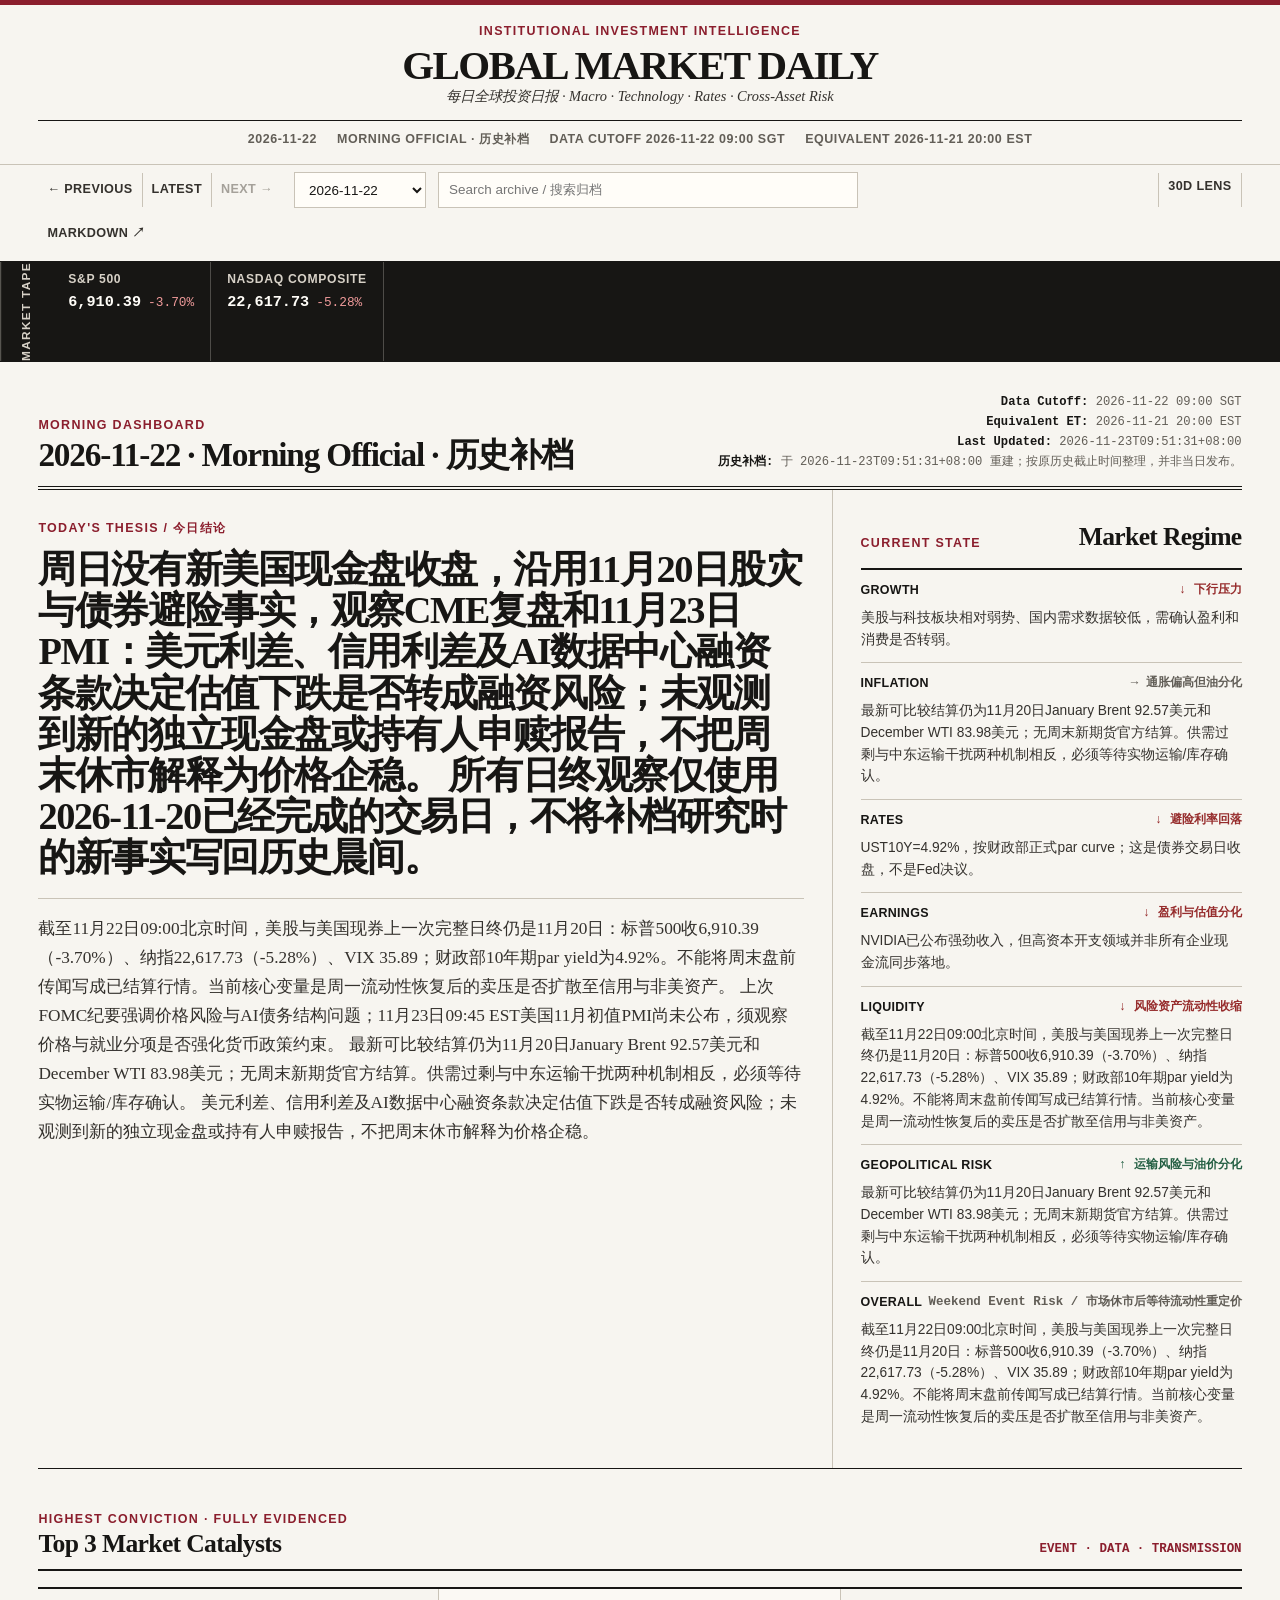
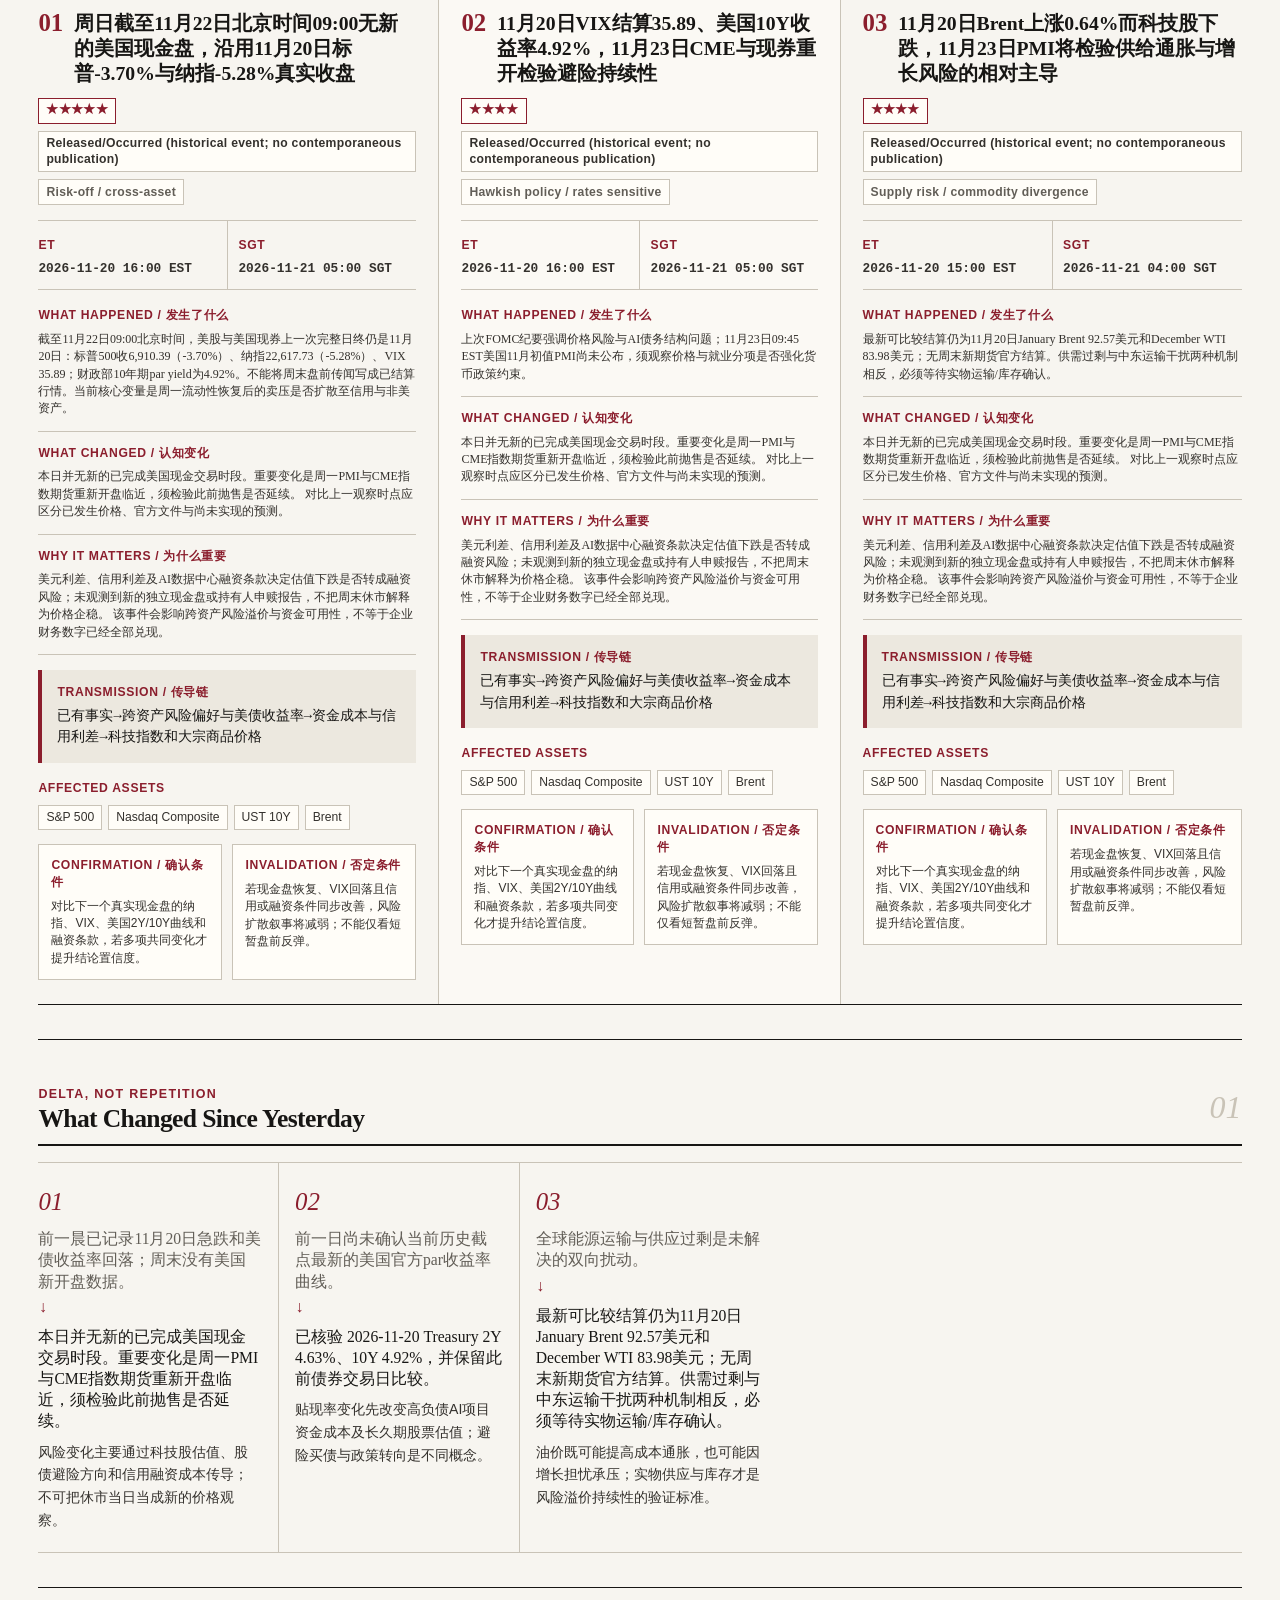
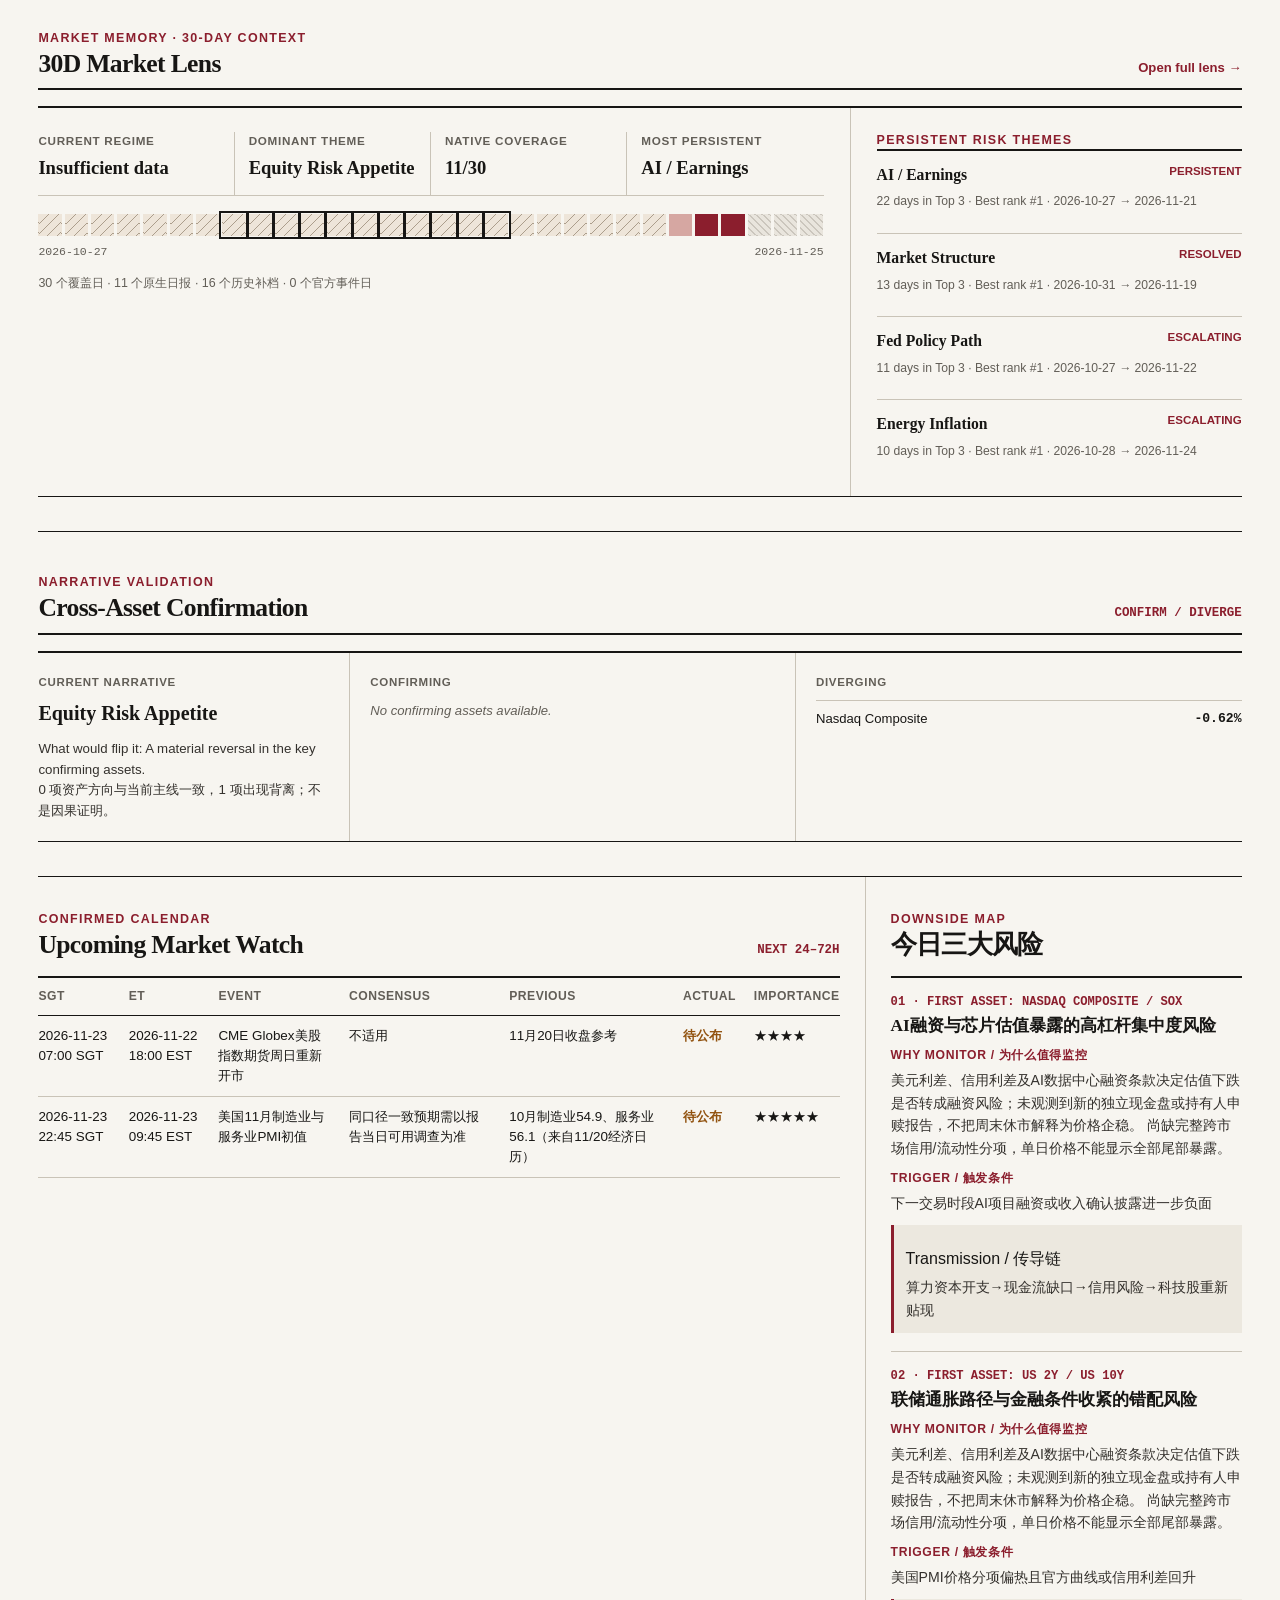
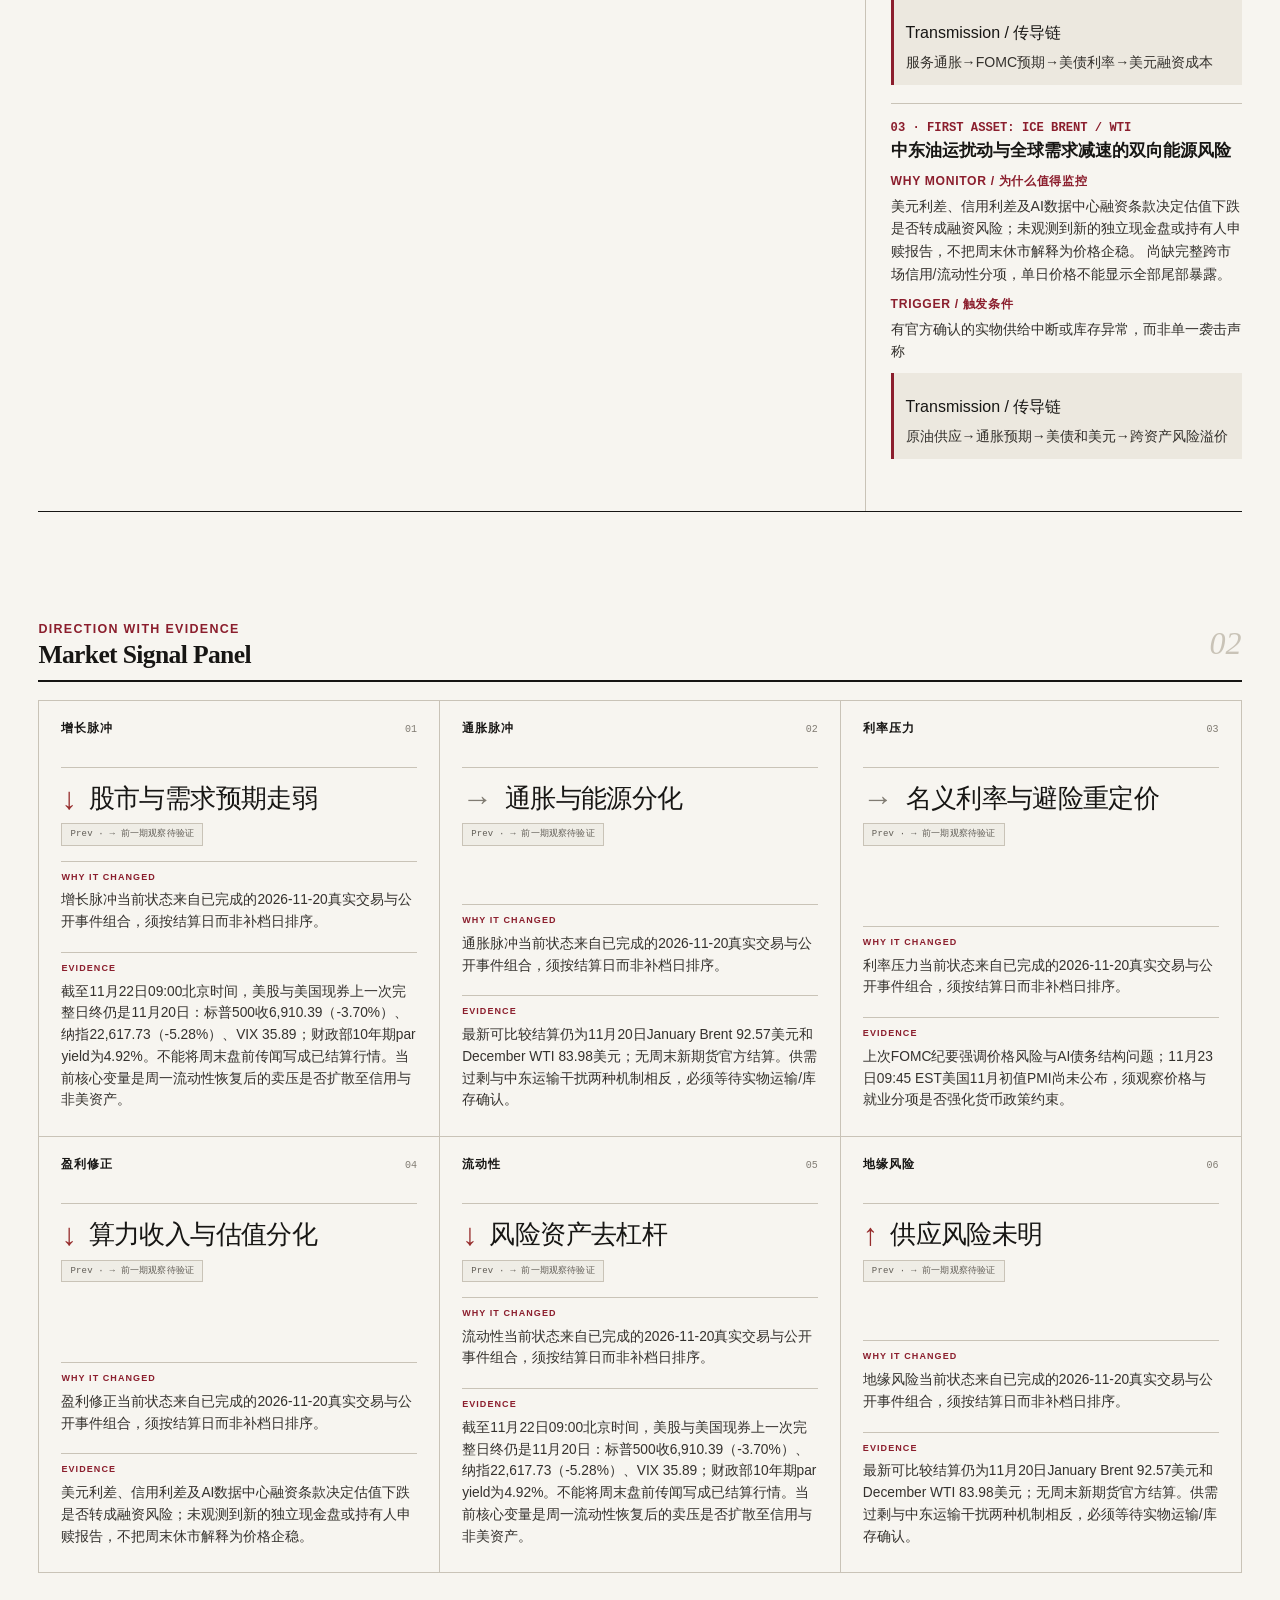
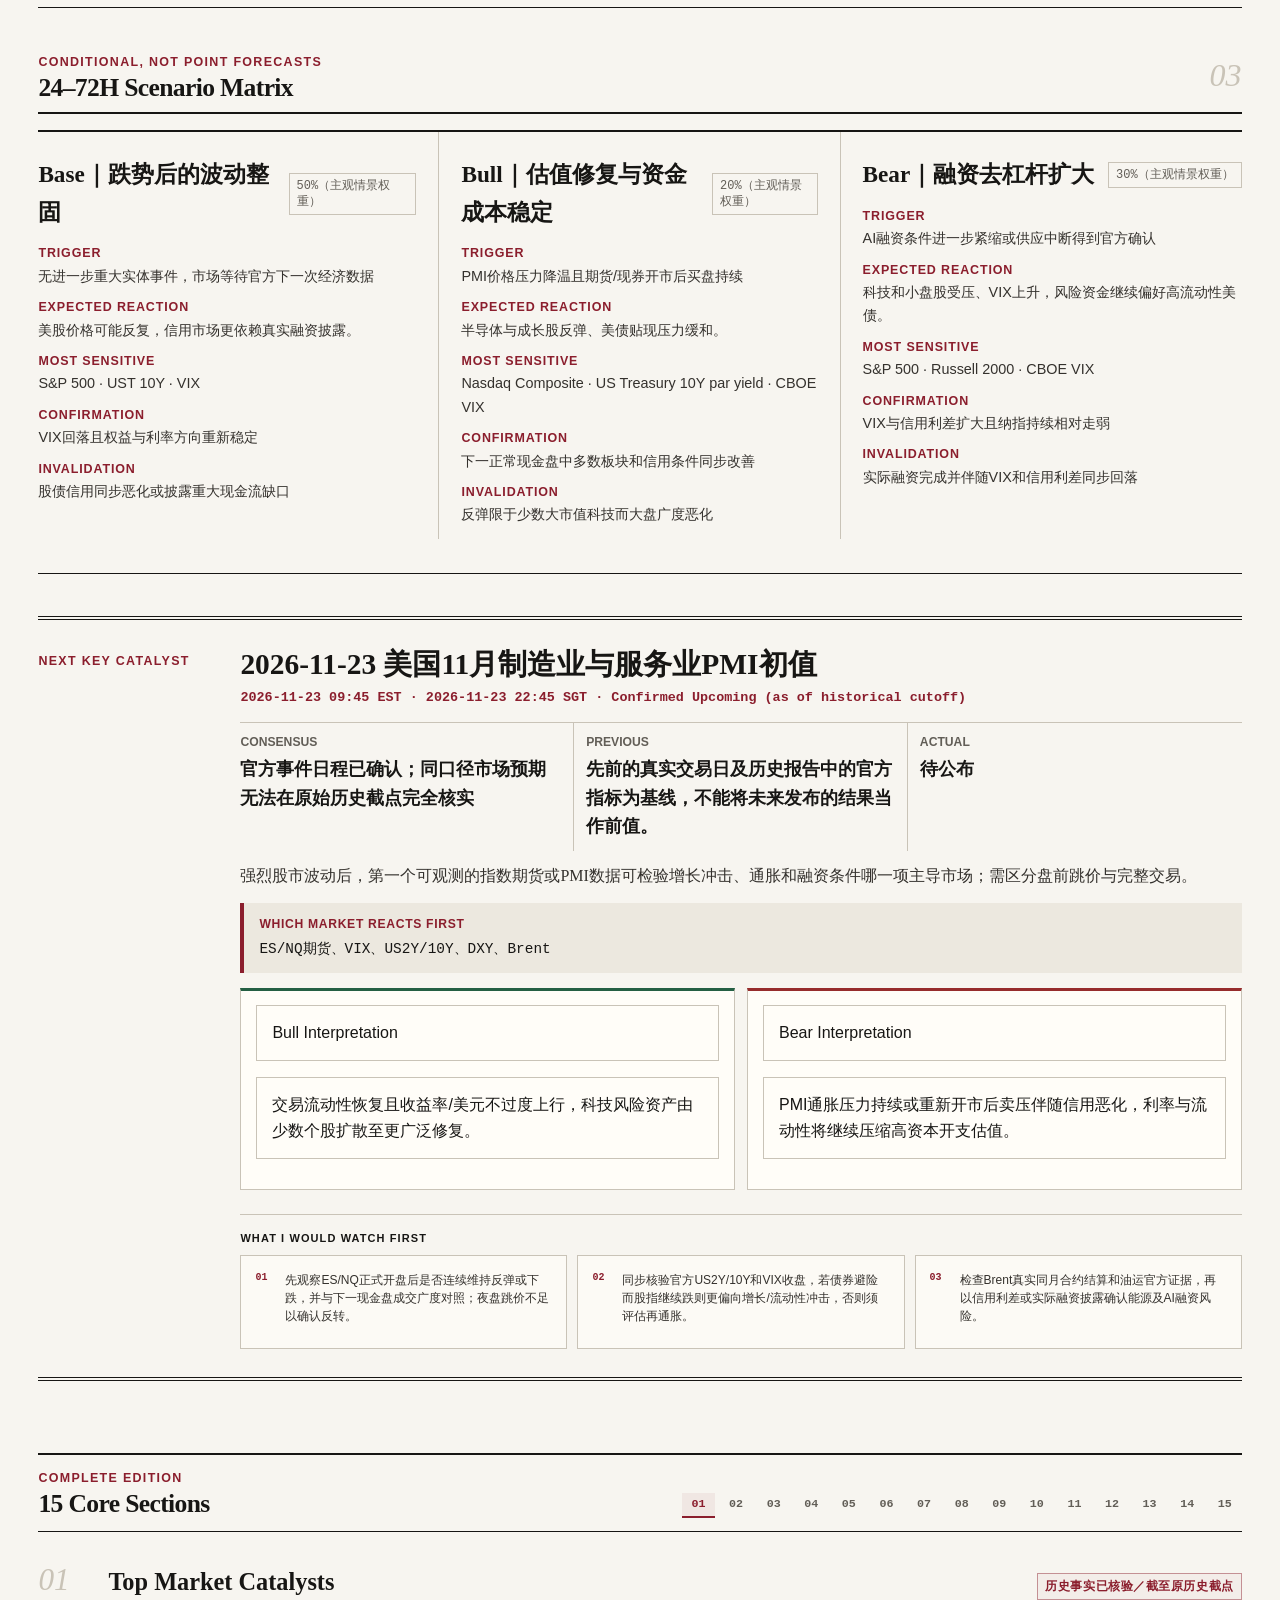
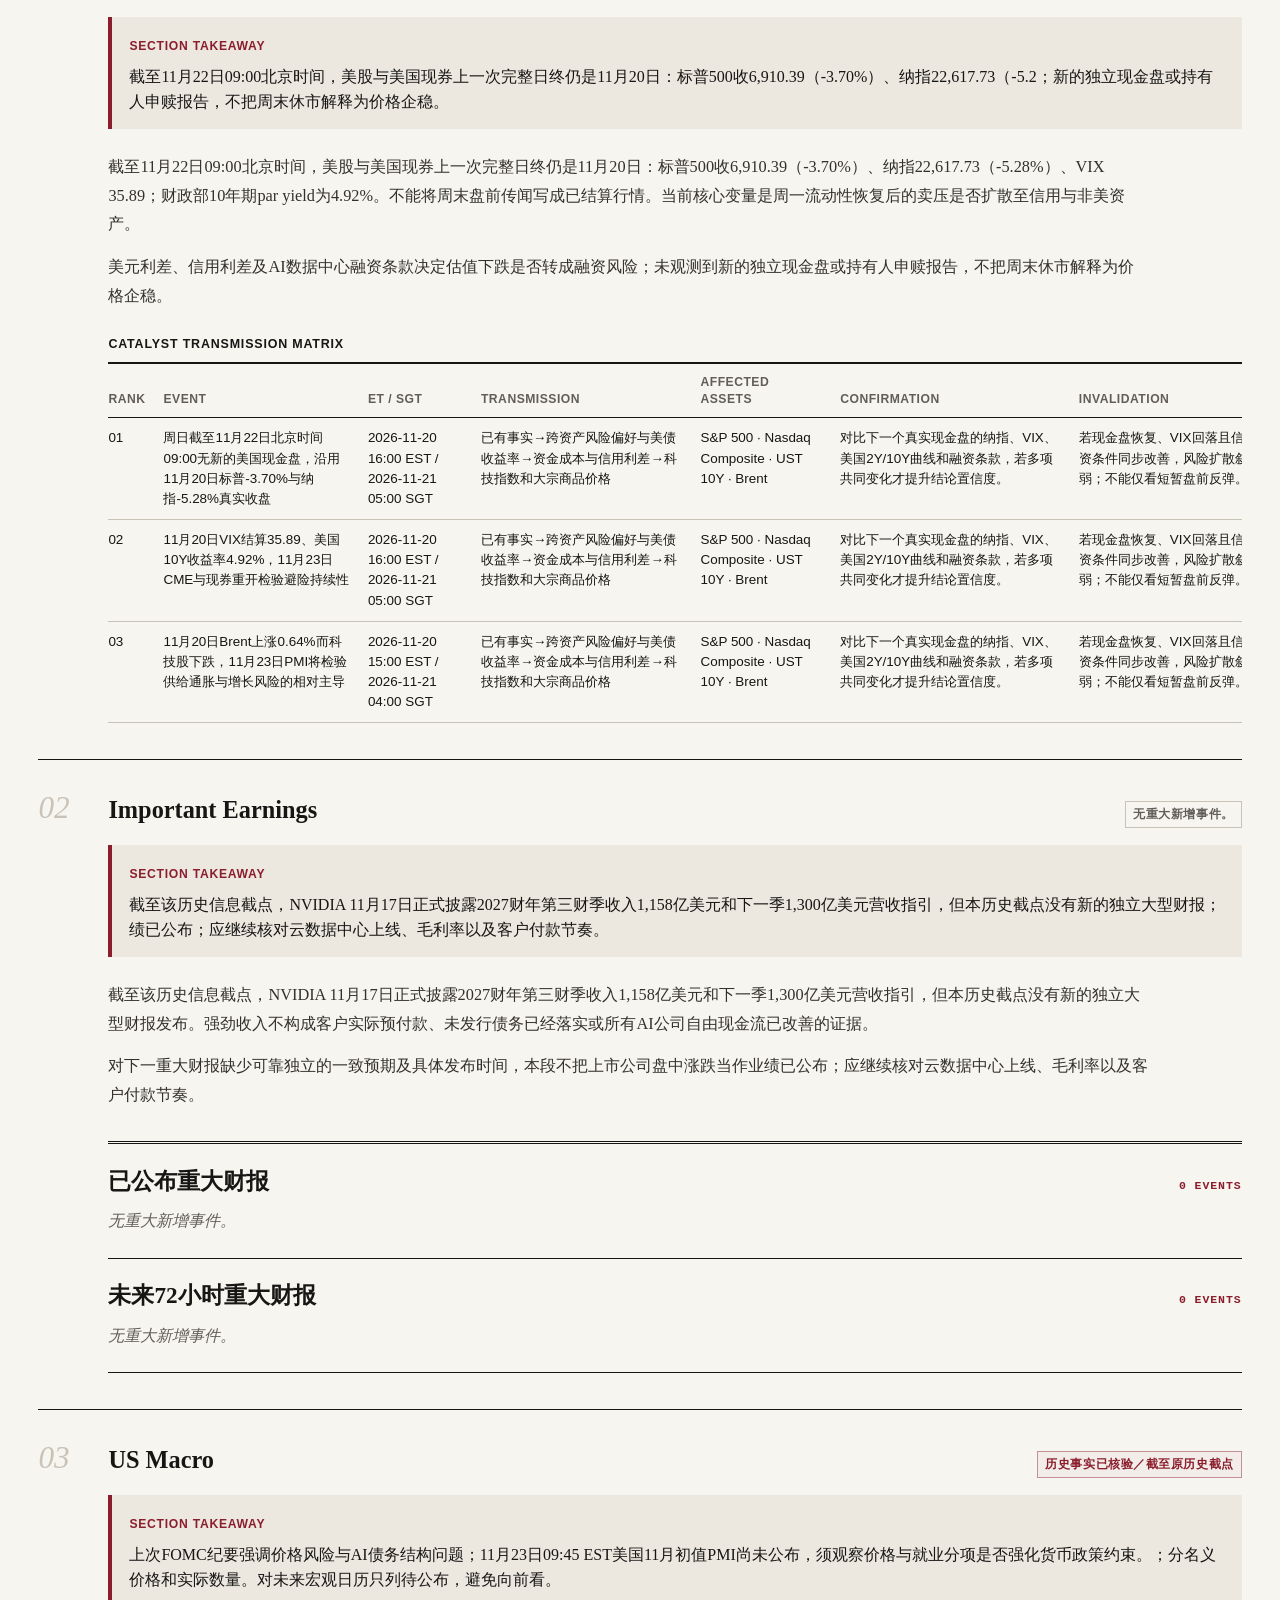
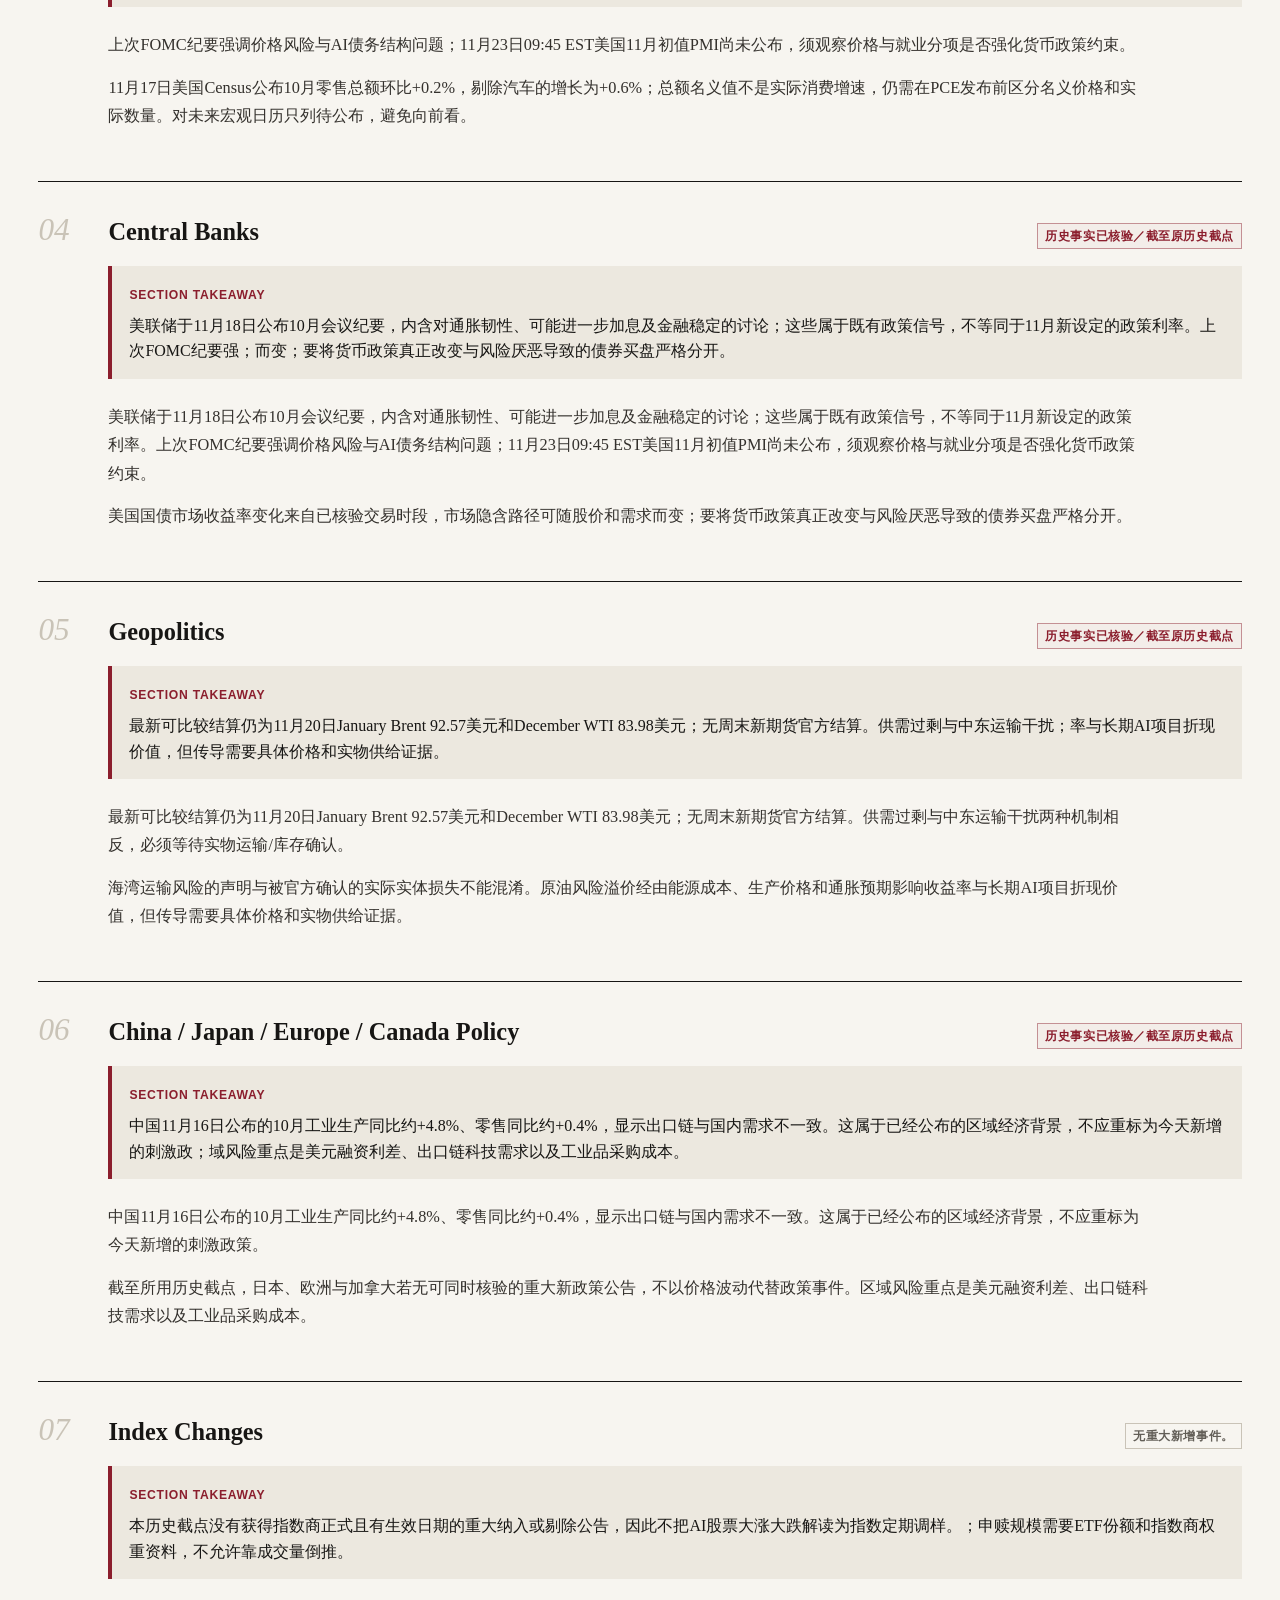
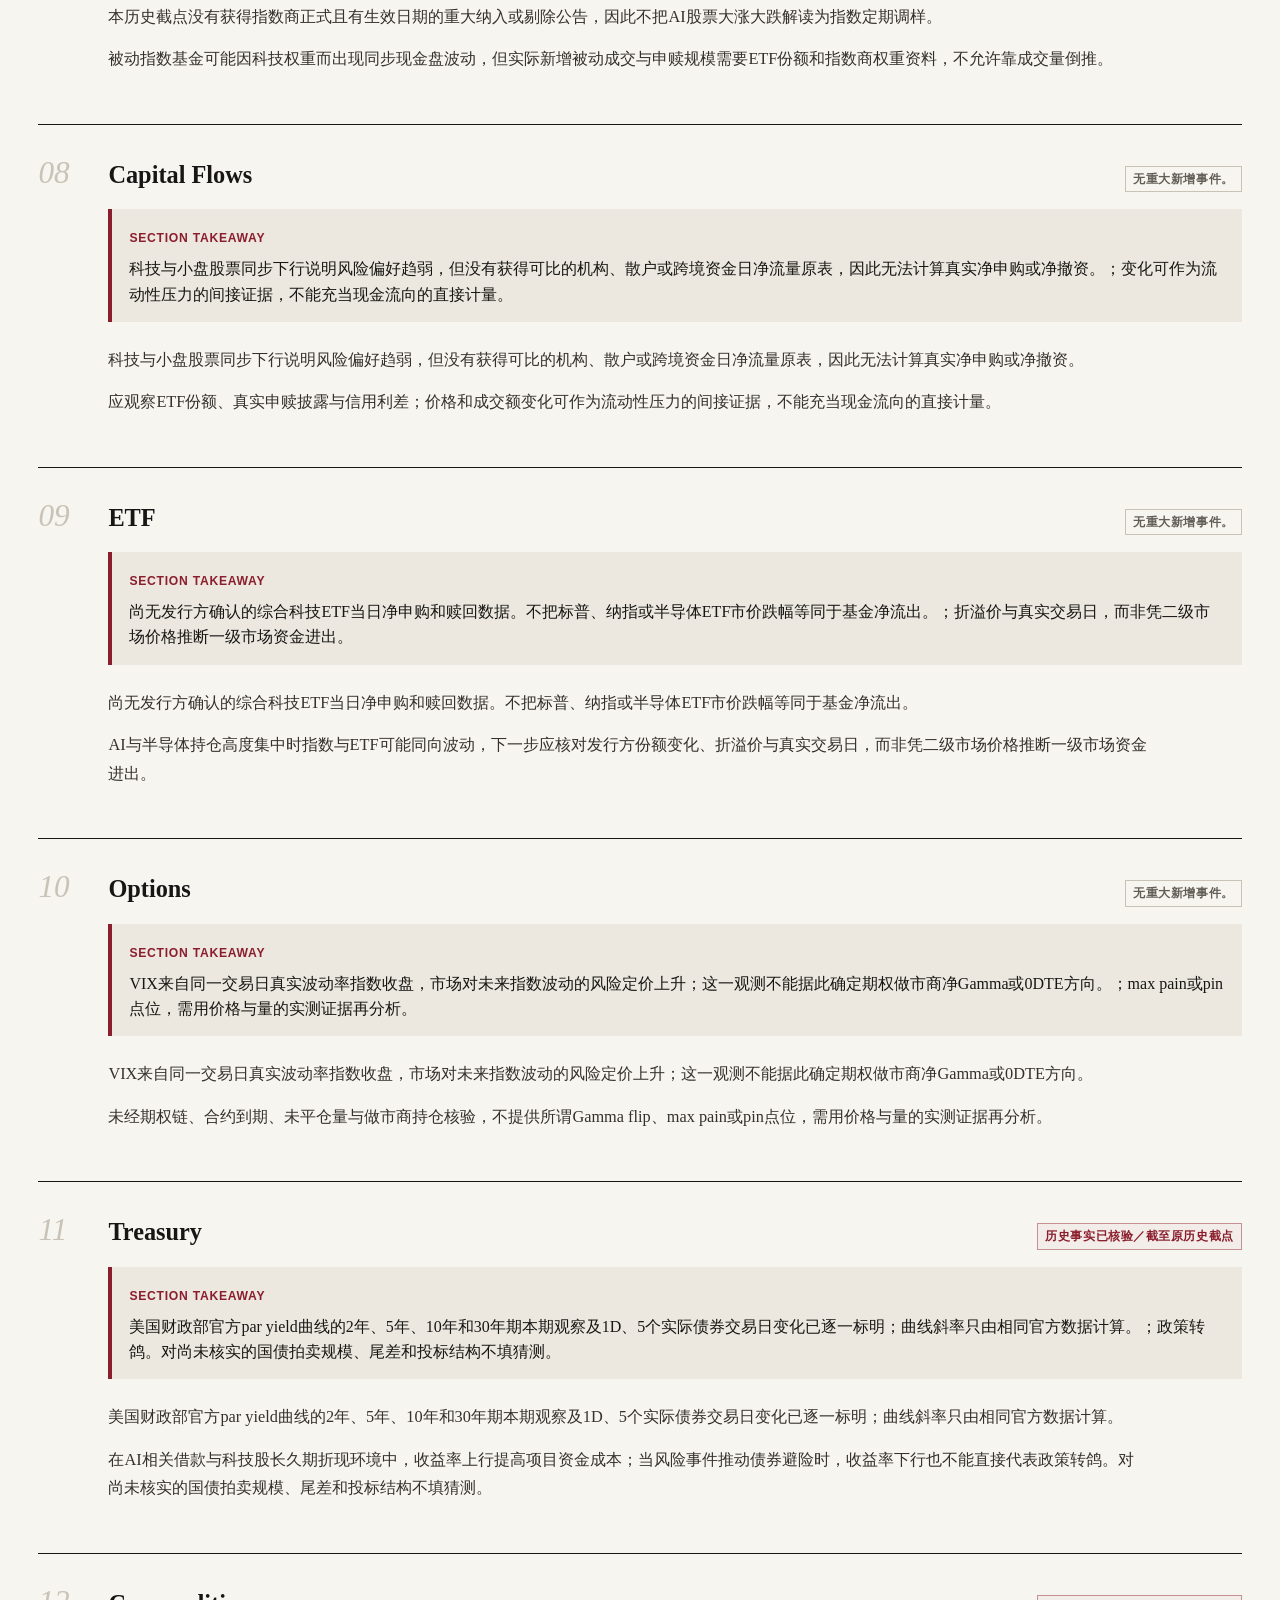
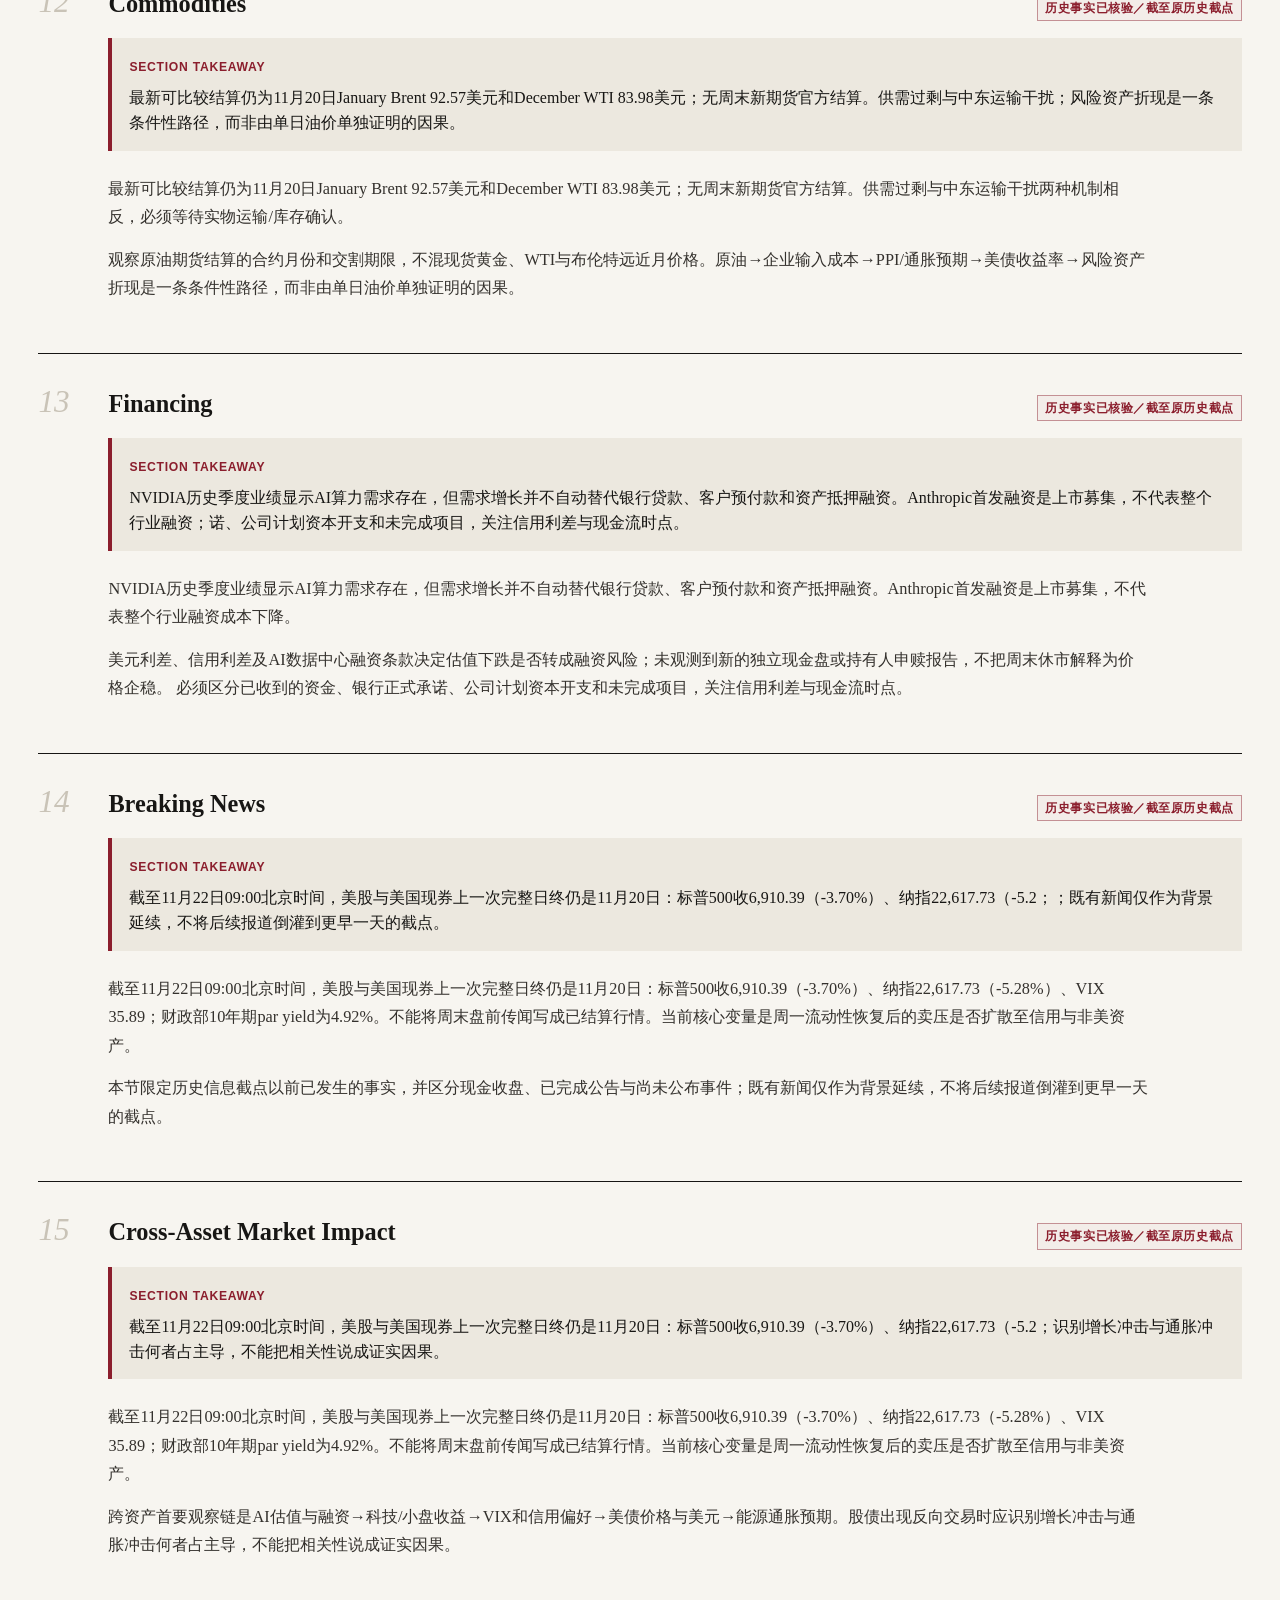
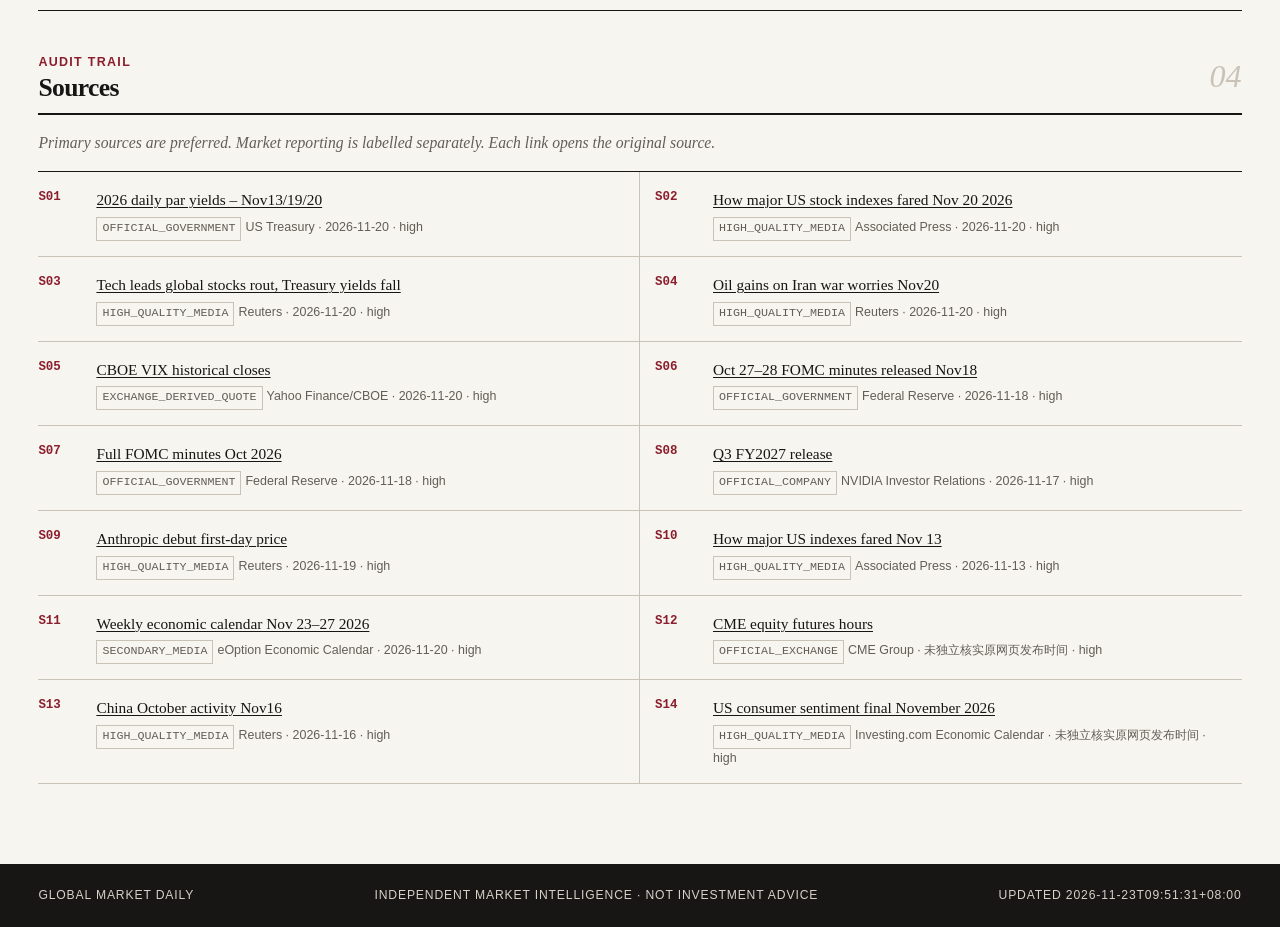
<file: docs/index.html>
<!doctype html>
<html lang="zh-CN">
<head>
  <meta charset="utf-8">
  <meta name="viewport" content="width=device-width, initial-scale=1">
  <meta name="color-scheme" content="light">
  <meta name="description" content="Global Market Daily — institutional cross-asset market intelligence in Chinese.">
  <title>Global Market Daily</title>
  <link rel="stylesheet" href="assets/styles.css?v=5429660ed525">
  <link rel="stylesheet" href="assets/market-lens.css?v=94b8b8c1f268">
  <link rel="stylesheet" href="assets/editorial-v2.css?v=69759a31dc5a">
  <script defer src="assets/app.js?v=9609341b79c7"></script>
  <script defer src="assets/publication-compat.js?v=1bfe9a094446"></script>
  <script defer src="assets/editorial-v2.js?v=674c08ea3bb7"></script>
  <script defer src="assets/p0.js?v=db858b06ec9b"></script>
</head>
<body>
  <a class="skip-link" href="#main-content">跳至正文</a>
  <div class="top-rule" aria-hidden="true"></div>

  <header class="masthead">
    <div class="masthead__eyebrow">Institutional Investment Intelligence</div>
    <a class="masthead__brand" href="./" aria-label="Global Market Daily 首页">GLOBAL MARKET DAILY</a>
    <div class="masthead__dek">每日全球投资日报 · Macro · Technology · Rates · Cross-Asset Risk</div>
    <div class="masthead__meta" id="masthead-meta">
      <span>Loading latest edition…</span>
    </div>
  </header>

  <nav class="utility-bar" aria-label="报告工具">
    <div class="utility-bar__inner">
      <div class="edition-controls">
        <button class="text-button" id="previous-report" type="button" disabled aria-label="上一期">← Previous</button>
        <button class="text-button text-button--strong" id="latest-report" type="button">Latest</button>
        <button class="text-button" id="next-report" type="button" disabled aria-label="下一期">Next →</button>
      </div>
      <label class="date-control">
        <span class="sr-only">选择日报日期</span>
        <select id="date-selector" aria-label="选择日报日期"></select>
      </label>
      <label class="archive-search">
        <span class="sr-only">搜索历史日报</span>
        <input id="archive-search" type="search" autocomplete="off" placeholder="Search archive / 搜索归档">
      </label>
      <a class="text-button text-button--strong" href="trends.html">30D Lens</a>
      <a class="text-button" id="markdown-link" href="#" target="_blank" rel="noopener">Markdown ↗</a>
    </div>
    <div class="archive-results" id="archive-results" hidden></div>
  </nav>

  <main id="main-content">
    <section class="status-panel" id="loading-state" aria-live="polite">
      <div class="status-panel__kicker">Loading</div>
      <h1>正在读取最新一期市场日报</h1>
      <p>Fetching the validated JSON publication bundle.</p>
    </section>

    <section class="status-panel status-panel--error" id="error-state" hidden aria-live="assertive">
      <div class="status-panel__kicker">Publication Error</div>
      <h1>日报数据暂时无法读取</h1>
      <p id="error-message"></p>
      <button class="action-button" id="retry-button" type="button">Retry</button>
    </section>

    <div id="report-shell" hidden>
      <section class="market-tape" aria-label="Cross-asset market tape">
        <div class="market-tape__label">MARKET TAPE</div>
        <div class="market-tape__track" id="market-tape"></div>
      </section>

      <div class="page-wrap">
        <section class="edition-header">
          <div>
            <div class="section-kicker">Morning Dashboard</div>
            <h1 id="edition-title">Global Market Daily</h1>
          </div>
          <div class="edition-header__time" id="cutoff-block"></div>
        </section>

        <section class="lead-grid">
          <article class="lead-story">
            <div class="section-kicker">Today's Thesis / 今日结论</div>
            <h2 id="thesis"></h2>
            <p class="lead-story__narrative" id="dominant-narrative"></p>
            <div class="baseline-note" id="baseline-note" hidden></div>
          </article>

          <aside class="regime-column" aria-labelledby="regime-heading">
            <div class="section-heading">
              <div class="section-kicker">Current State</div>
              <h2 id="regime-heading">Market Regime</h2>
            </div>
            <div id="market-regime"></div>
          </aside>
        </section>

        <section class="editorial-section catalyst-section" aria-labelledby="catalyst-heading">
          <div class="section-heading section-heading--rule">
            <div>
              <div class="section-kicker">Highest Conviction · Fully Evidenced</div>
              <h2 id="catalyst-heading">Top 3 Market Catalysts</h2>
            </div>
            <span class="window-label">EVENT · DATA · TRANSMISSION</span>
          </div>
          <div class="catalyst-grid" id="top-catalysts"></div>
        </section>

        <section class="editorial-section changed-section" id="what-changed-section">
          <div class="section-heading section-heading--rule">
            <div>
              <div class="section-kicker">Delta, Not Repetition</div>
              <h2>What Changed Since Yesterday</h2>
            </div>
            <span class="section-index">01</span>
          </div>
          <div class="change-grid" id="what-changed"></div>
        </section>

        <section class="editorial-section market-lens-preview" id="market-lens-preview-section" aria-labelledby="market-lens-preview-title">
          <div class="section-heading section-heading--rule">
            <div>
              <div class="section-kicker">Market Memory · 30-Day Context</div>
              <h2 id="market-lens-preview-title">30D Market Lens</h2>
            </div>
            <a class="lens-inline-link" href="trends.html">Open full lens →</a>
          </div>
          <div class="lens-preview-grid" id="lens-preview-grid" aria-live="polite">
            <div class="lens-loading">Loading 30-day market context…</div>
          </div>
        </section>

        <section class="editorial-section confirmation-section" id="cross-asset-confirmation-section" aria-labelledby="cross-asset-confirmation-title">
          <div class="section-heading section-heading--rule">
            <div>
              <div class="section-kicker">Narrative Validation</div>
              <h2 id="cross-asset-confirmation-title">Cross-Asset Confirmation</h2>
            </div>
            <span class="window-label">CONFIRM / DIVERGE</span>
          </div>
          <div id="cross-asset-confirmation" class="confirmation-shell" aria-live="polite"></div>
        </section>

        <section class="dashboard-grid">
          <article class="dashboard-panel dashboard-panel--wide">
            <div class="section-heading">
              <div>
                <div class="section-kicker">Confirmed Calendar</div>
                <h2>Upcoming Market Watch</h2>
              </div>
              <span class="window-label">NEXT 24–72H</span>
            </div>
            <div class="table-scroll" id="upcoming-watch"></div>
          </article>

          <article class="dashboard-panel risk-panel">
            <div class="section-heading">
              <div>
                <div class="section-kicker">Downside Map</div>
                <h2>今日三大风险</h2>
              </div>
            </div>
            <div id="top-risks"></div>
          </article>
        </section>

        <section class="editorial-section signal-section">
          <div class="section-heading section-heading--rule">
            <div>
              <div class="section-kicker">Direction With Evidence</div>
              <h2>Market Signal Panel</h2>
            </div>
            <span class="section-index">02</span>
          </div>
          <div class="signal-grid" id="signal-panel"></div>
        </section>

        <section class="editorial-section scenario-section">
          <div class="section-heading section-heading--rule">
            <div>
              <div class="section-kicker">Conditional, Not Point Forecasts</div>
              <h2>24–72H Scenario Matrix</h2>
            </div>
            <span class="section-index">03</span>
          </div>
          <div class="scenario-grid" id="scenario-matrix"></div>
        </section>

        <section class="next-catalyst" id="next-catalyst-section">
          <div class="next-catalyst__label">NEXT KEY CATALYST</div>
          <div id="next-catalyst"></div>
        </section>

        <section class="full-report" id="full-report">
          <div class="full-report__header">
            <div>
              <div class="section-kicker">Complete Edition</div>
              <h2>15 Core Sections</h2>
            </div>
            <nav class="section-jump" id="section-jump" aria-label="报告章节"></nav>
          </div>
          <div id="report-sections"></div>
        </section>

        <section class="source-section" id="sources-section">
          <div class="section-heading section-heading--rule">
            <div>
              <div class="section-kicker">Audit Trail</div>
              <h2>Sources</h2>
            </div>
            <span class="section-index">04</span>
          </div>
          <p class="source-intro">Primary sources are preferred. Market reporting is labelled separately. Each link opens the original source.</p>
          <div class="source-list" id="source-list"></div>
        </section>
      </div>
    </div>
  </main>

  <div class="reader-bar" id="reader-bar" hidden>
    <button type="button" class="reader-bar__main" id="reader-bar-toggle" aria-expanded="false">
      <span class="reader-bar__date" id="reader-bar-date">—</span>
      <span class="reader-bar__section" id="reader-bar-section">Report</span>
      <span class="reader-bar__progress" id="reader-bar-progress">0%</span>
    </button>
    <div class="reader-menu" id="reader-menu" hidden aria-label="15 Core Sections"></div>
  </div>

  <footer class="site-footer">
    <div>GLOBAL MARKET DAILY</div>
    <div>Independent market intelligence · Not investment advice</div>
    <div id="footer-updated"></div>
  </footer>

  <noscript>
    <div class="noscript">This site requires JavaScript to load the daily JSON archive. The complete Markdown edition is available under <code>reports/</code>.</div>
  </noscript>
</body>
</html>
</file>
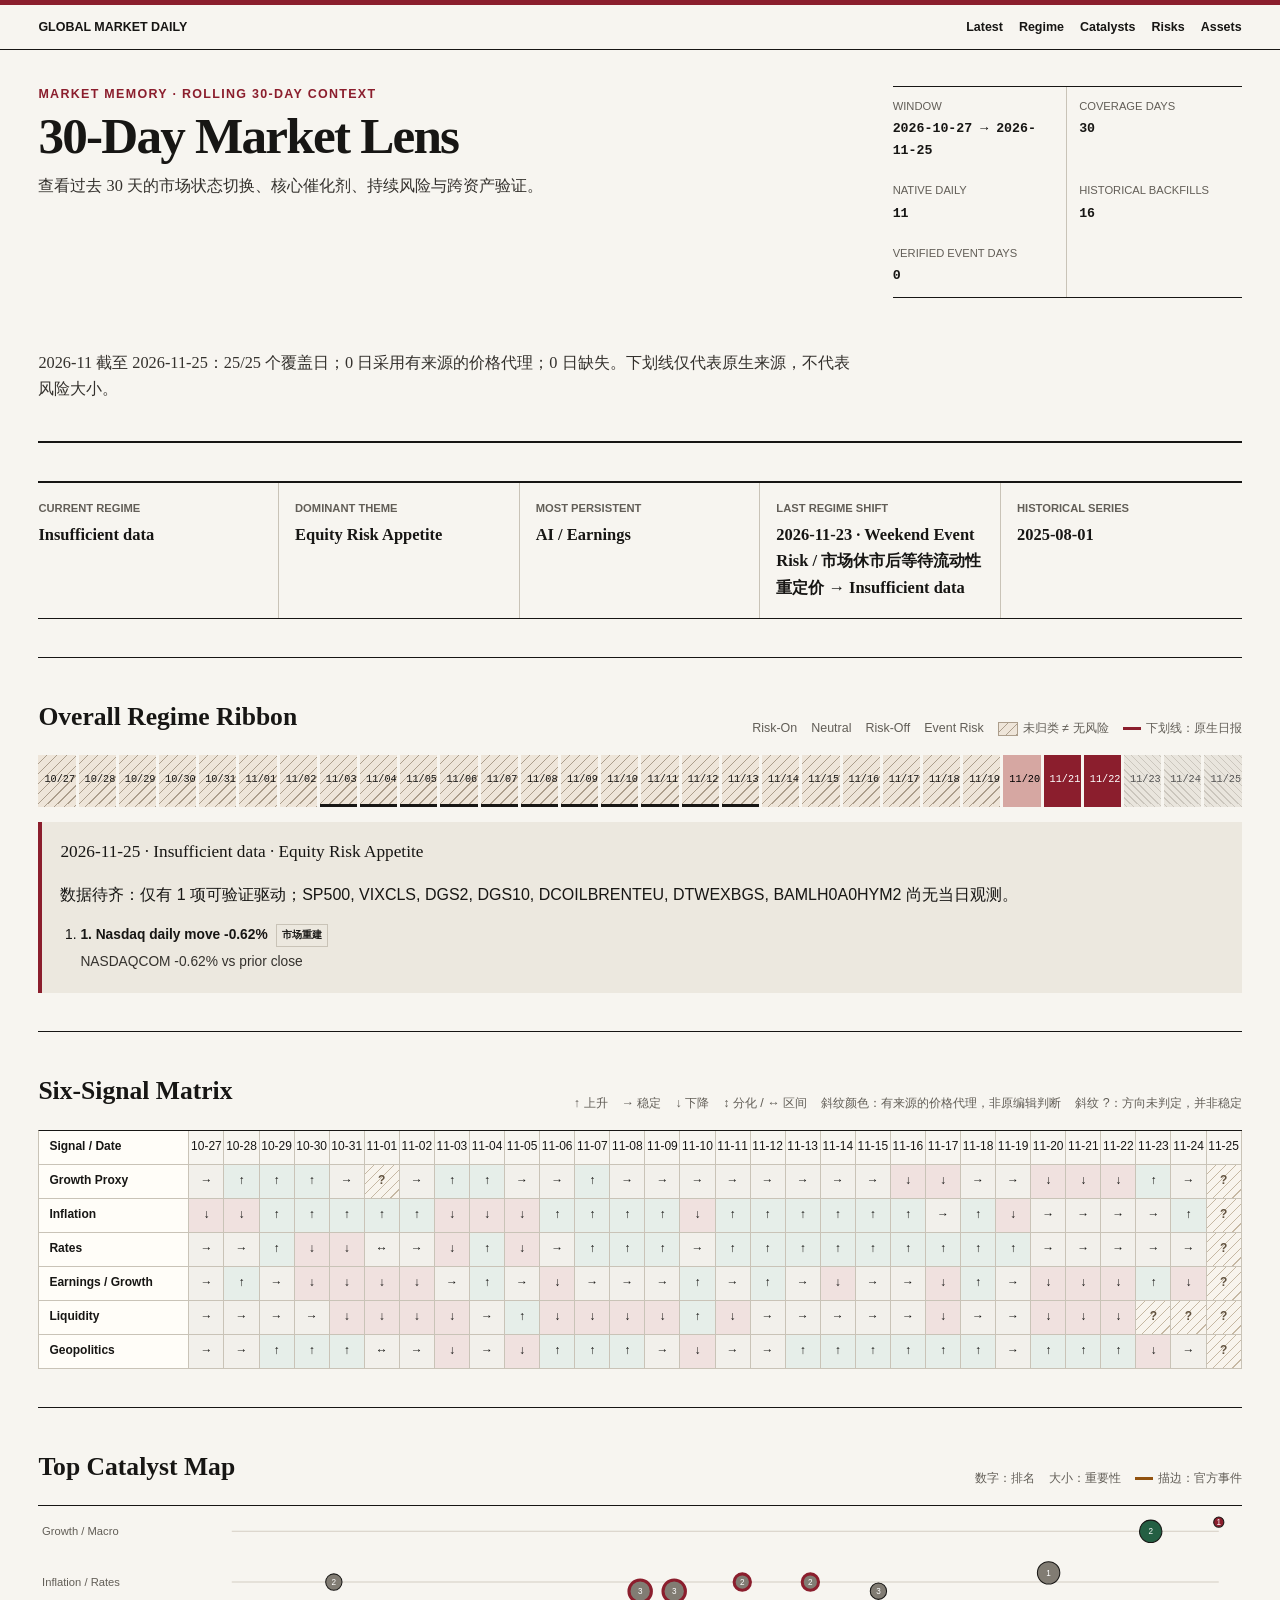
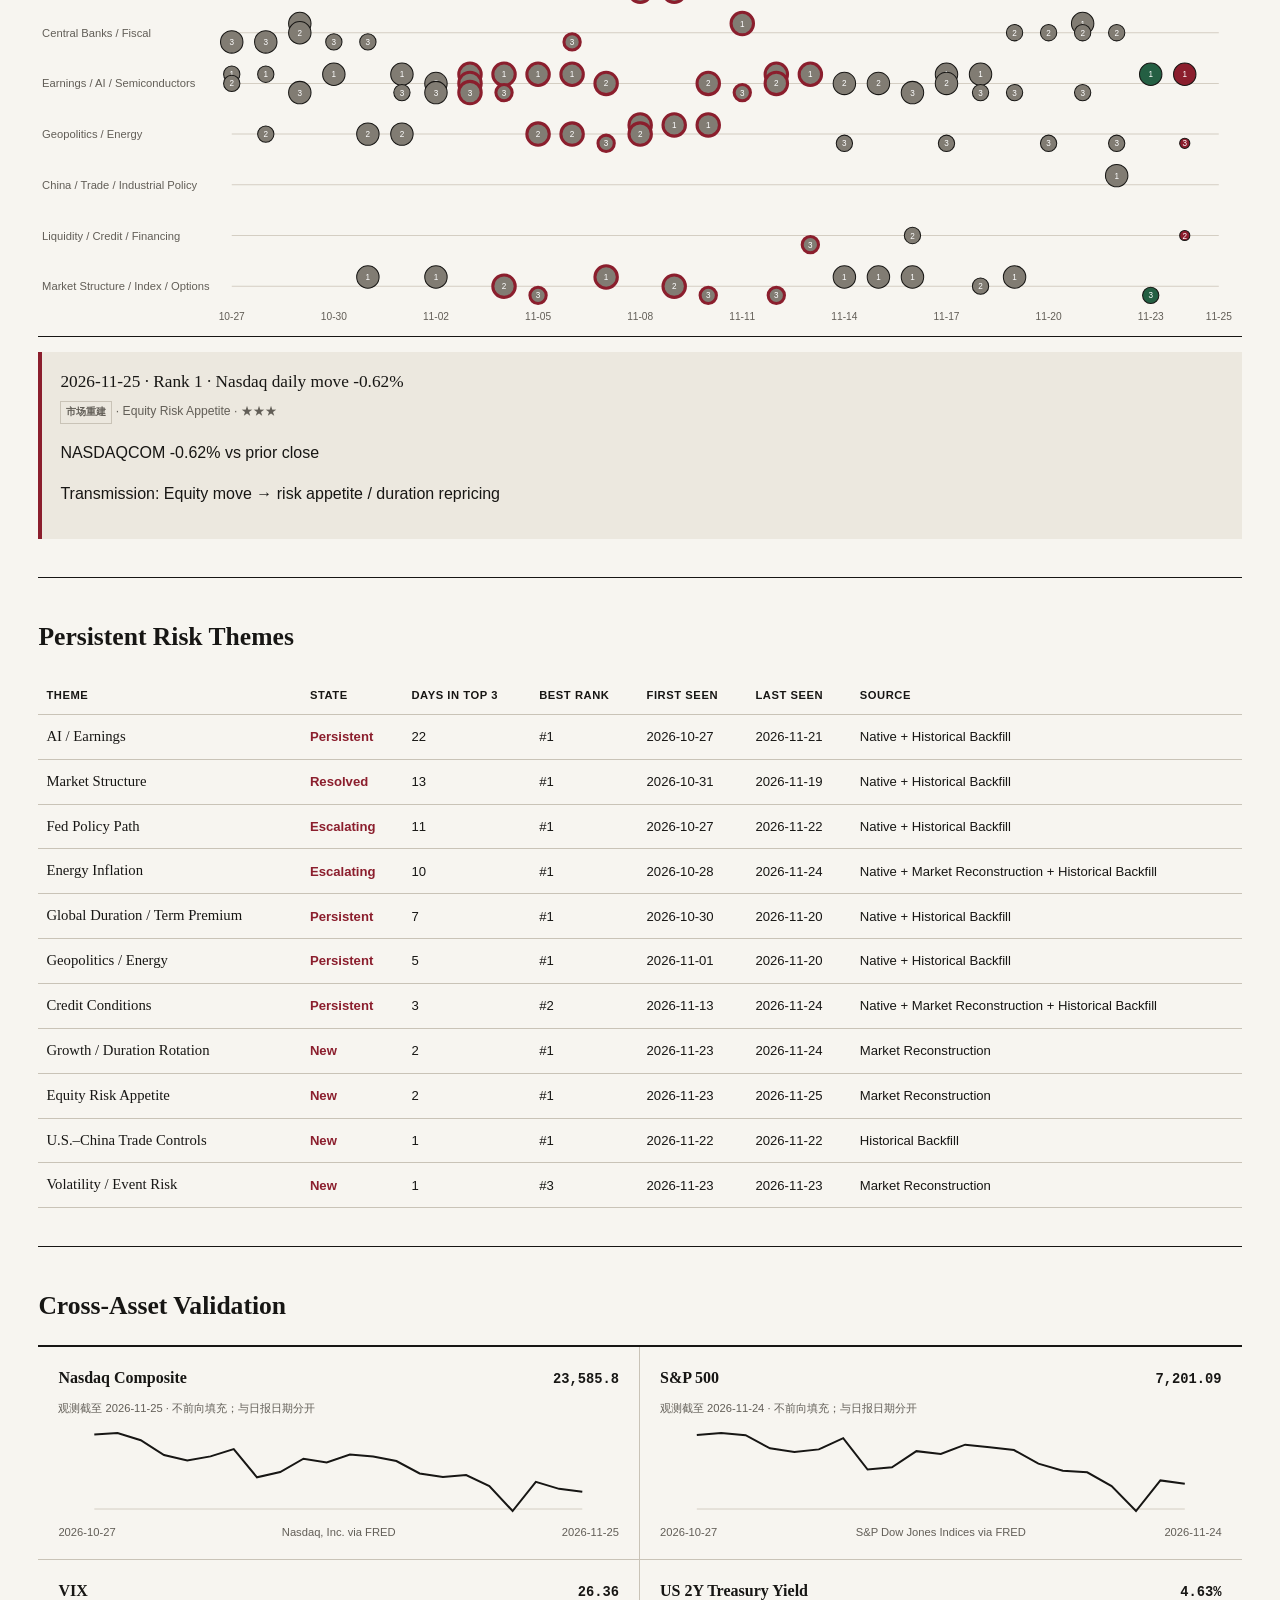
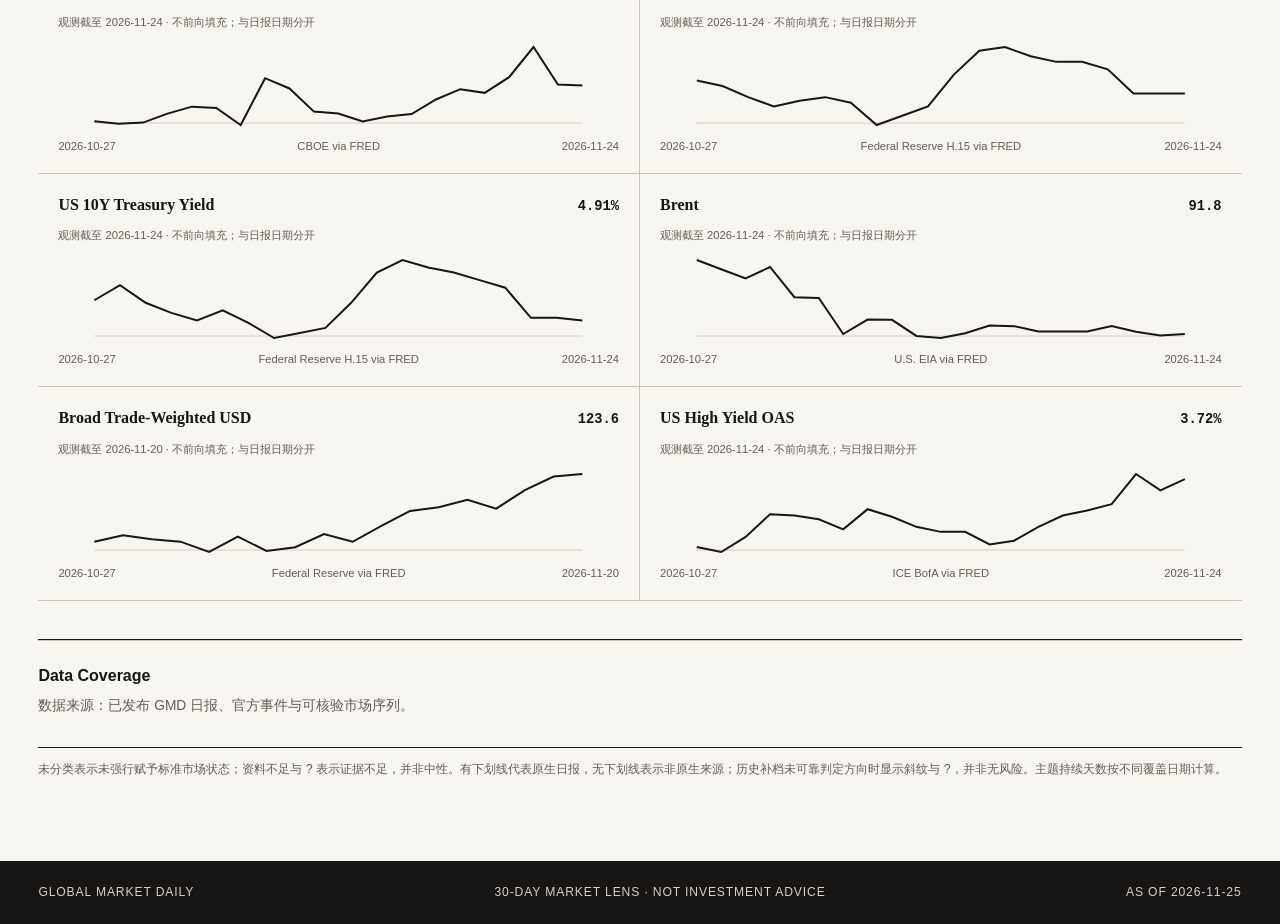
<file: docs/trends.html>
<!doctype html>
<html lang="zh-CN">
<head>
  <meta charset="utf-8">
  <meta name="viewport" content="width=device-width, initial-scale=1">
  <meta name="color-scheme" content="light">
  <meta name="description" content="Global Market Daily — 30-Day Market Regime & Catalyst Map.">
  <title>30D Market Lens — Global Market Daily</title>
  <link rel="stylesheet" href="assets/styles.css?v=5429660ed525">
  <link rel="stylesheet" href="assets/market-lens.css?v=94b8b8c1f268">
  <script defer src="assets/trends.js?v=a0fb1bcee248"></script>
</head>
<body>
  <div class="top-rule" aria-hidden="true"></div>
  <nav class="lens-topnav" aria-label="Market lens navigation">
    <a href="./">GLOBAL MARKET DAILY</a>
    <div class="lens-topnav__right">
      <a href="./">Latest</a>
      <a href="#regime">Regime</a>
      <a href="#catalysts">Catalysts</a>
      <a href="#risks">Risks</a>
      <a href="#validation">Assets</a>
    </div>
  </nav>
  <main class="lens-page" id="lens-app">
    <section class="lens-hero">
      <div>
        <div class="section-kicker">Market Memory · Rolling 30-Day Context</div>
        <h1>30-Day Market Lens</h1>
        <p>查看过去 30 天的市场状态切换、核心催化剂、持续风险与跨资产验证。</p>
      </div>
      <div class="lens-hero__meta" id="lens-hero-meta"></div>
    </section>

    <section class="lens-section">
      <div class="lens-summary-strip" id="lens-summary-strip"></div>
    </section>

    <section class="lens-section" id="regime">
      <div class="lens-section__head">
        <h2>Overall Regime Ribbon</h2>
        <div class="lens-inline-legend"><span>Risk-On</span><span>Neutral</span><span>Risk-Off</span><span>Event Risk</span><span class="legend-unclassified">未归类 ≠ 无风险</span><span class="legend-native">下划线：原生日报</span></div>
      </div>
      <div class="lens-full-ribbon" id="lens-full-ribbon"></div>
      <div class="lens-detail" id="regime-detail"></div>
    </section>

    <section class="lens-section">
      <div class="lens-section__head">
        <h2>Six-Signal Matrix</h2>
        <div class="lens-inline-legend"><span>↑ 上升</span><span>→ 稳定</span><span>↓ 下降</span><span>↕ 分化 / ↔ 区间</span><span>斜纹颜色：有来源的价格代理，非原编辑判断</span><span>斜纹 ?：方向未判定，并非稳定</span></div>
      </div>
      <div class="signal-matrix" id="signal-matrix"></div>
    </section>

    <section class="lens-section" id="catalysts">
      <div class="lens-section__head">
        <h2>Top Catalyst Map</h2>
        <div class="lens-inline-legend"><span>数字：排名</span><span>大小：重要性</span><span class="legend-verified">描边：官方事件</span></div>
      </div>
      <div class="catalyst-map-wrap"><svg class="catalyst-map" id="catalyst-map" role="img" aria-label="过去30日市场催化剂分布图"></svg></div>
      <div class="mobile-catalyst-weeks" id="mobile-catalyst-weeks"></div>
      <div class="lens-detail" id="catalyst-detail"></div>
    </section>

    <section class="lens-section" id="risks">
      <div class="lens-section__head">
        <h2>Persistent Risk Themes</h2>

      </div>
      <div class="table-scroll"><table class="theme-table" id="theme-table"></table></div>
    </section>

    <section class="lens-section" id="validation">
      <div class="lens-section__head">
        <h2>Cross-Asset Validation</h2>

      </div>
      <div class="spark-grid" id="spark-grid"></div>
    </section>

    <section class="lens-section lens-data-note">
      <h2>Data Coverage</h2>
      <p>数据来源：已发布 GMD 日报、官方事件与可核验市场序列。</p>
    </section>
  <p class="lens-method-note">未分类表示未强行赋予标准市场状态；资料不足与 ? 表示证据不足，并非中性。有下划线代表原生日报，无下划线表示非原生来源；历史补档未可靠判定方向时显示斜纹与 ?，并非无风险。主题持续天数按不同覆盖日期计算。</p>
</main>
  <footer class="site-footer"><div>GLOBAL MARKET DAILY</div><div>30-Day Market Lens · Not investment advice</div><div id="lens-footer"></div></footer>
</body>
</html>
</file>
<file: docs/assets/styles.css>
:root {
  --paper: #f7f5f0;
  --paper-deep: #ece8df;
  --ink: #111111;
  --charcoal: #33312e;
  --muted: #6b6862;
  --hairline: #cbc6bb;
  --rule: #8b877f;
  --accent: #8b1e2d;
  --accent-dark: #64131f;
  --positive: #2d6049;
  --negative: #9b2c2c;
  --warning: #9a5a13;
  --white: #fffdf8;
  --serif: Georgia, "Times New Roman", "Noto Serif CJK SC", "Songti SC", serif;
  --sans: Arial, Helvetica, "PingFang SC", "Microsoft YaHei", sans-serif;
  --mono: "SFMono-Regular", Consolas, "Liberation Mono", monospace;
  --content: 1440px;
  --gutter: clamp(18px, 3vw, 46px);
}

* {
  box-sizing: border-box;
}

html {
  scroll-behavior: smooth;
  background: var(--paper);
}

body {
  margin: 0;
  color: var(--ink);
  background: var(--paper);
  font-family: var(--sans);
  font-size: 15px;
  line-height: 1.55;
  -webkit-font-smoothing: antialiased;
  text-rendering: optimizeLegibility;
}

button,
input,
select {
  font: inherit;
}

a {
  color: inherit;
}

.top-rule {
  height: 5px;
  background: var(--accent);
}

.skip-link {
  position: absolute;
  left: 12px;
  top: -60px;
  z-index: 100;
  padding: 8px 12px;
  color: var(--white);
  background: var(--ink);
}

.skip-link:focus {
  top: 10px;
}

.sr-only {
  position: absolute !important;
  width: 1px !important;
  height: 1px !important;
  padding: 0 !important;
  margin: -1px !important;
  overflow: hidden !important;
  clip: rect(0, 0, 0, 0) !important;
  white-space: nowrap !important;
  border: 0 !important;
}

[hidden] {
  display: none !important;
}

.masthead {
  max-width: var(--content);
  margin: 0 auto;
  padding: 20px var(--gutter) 15px;
  text-align: center;
}

.masthead__eyebrow,
.section-kicker,
.status-panel__kicker,
.next-catalyst__label {
  font-size: 10px;
  line-height: 1.2;
  font-weight: 700;
  letter-spacing: 0.18em;
  text-transform: uppercase;
  color: var(--accent);
}

.masthead__brand {
  display: block;
  margin: 6px 0 1px;
  text-decoration: none;
  font-family: var(--serif);
  font-size: clamp(31px, 4.2vw, 58px);
  line-height: 1;
  font-weight: 700;
  letter-spacing: -0.045em;
}

.masthead__dek {
  font-family: var(--serif);
  font-size: 13px;
  font-style: italic;
  color: var(--charcoal);
}

.masthead__meta {
  display: flex;
  justify-content: center;
  flex-wrap: wrap;
  gap: 5px 18px;
  margin-top: 12px;
  padding-top: 9px;
  border-top: 1px solid var(--ink);
  font-size: 10px;
  font-weight: 700;
  letter-spacing: 0.08em;
  text-transform: uppercase;
  color: var(--muted);
}

.utility-bar {
  position: sticky;
  top: 0;
  z-index: 40;
  border-top: 1px solid var(--hairline);
  border-bottom: 1px solid var(--ink);
  background: rgba(247, 245, 240, 0.97);
  backdrop-filter: blur(7px);
}

.utility-bar__inner {
  max-width: var(--content);
  margin: 0 auto;
  padding: 7px var(--gutter);
  display: grid;
  grid-template-columns: auto auto minmax(180px, 1fr) auto;
  align-items: center;
  gap: 12px;
}

.edition-controls {
  display: flex;
  align-items: center;
  white-space: nowrap;
}

.text-button {
  appearance: none;
  border: 0;
  padding: 5px 8px;
  background: transparent;
  color: var(--charcoal);
  text-decoration: none;
  cursor: pointer;
  font-size: 11px;
  font-weight: 700;
  letter-spacing: 0.03em;
  text-transform: uppercase;
}

.text-button:hover,
.text-button:focus-visible {
  color: var(--accent);
  text-decoration: underline;
  text-underline-offset: 3px;
}

.text-button:disabled {
  color: #a5a19a;
  cursor: not-allowed;
  text-decoration: none;
}

.text-button--strong {
  border-left: 1px solid var(--hairline);
  border-right: 1px solid var(--hairline);
}

.date-control select,
.archive-search input {
  width: 100%;
  min-height: 32px;
  border: 1px solid var(--hairline);
  border-radius: 0;
  color: var(--ink);
  background: var(--white);
  padding: 5px 9px;
  outline: none;
  font-size: 12px;
}

.date-control select:focus,
.archive-search input:focus {
  border-color: var(--accent);
  box-shadow: 0 0 0 1px var(--accent);
}

.date-control {
  min-width: 132px;
}

.archive-search {
  justify-self: stretch;
  max-width: 420px;
}

.archive-results {
  position: absolute;
  top: 100%;
  left: 50%;
  width: min(720px, calc(100vw - 36px));
  transform: translateX(-50%);
  max-height: 360px;
  overflow-y: auto;
  border: 1px solid var(--ink);
  border-top: 0;
  background: var(--white);
  box-shadow: 0 12px 30px rgba(0,0,0,.14);
}

.archive-result {
  display: block;
  width: 100%;
  padding: 12px 15px;
  border: 0;
  border-bottom: 1px solid var(--hairline);
  text-align: left;
  color: var(--ink);
  background: transparent;
  cursor: pointer;
}

.archive-result:hover,
.archive-result:focus-visible {
  background: var(--paper-deep);
}

.archive-result__date {
  display: block;
  color: var(--accent);
  font-size: 10px;
  font-weight: 700;
  letter-spacing: .12em;
}

.archive-result__thesis {
  display: block;
  margin-top: 3px;
  font-family: var(--serif);
  font-size: 14px;
  line-height: 1.35;
}

.status-panel {
  max-width: 760px;
  margin: 70px auto;
  padding: 40px var(--gutter);
  text-align: center;
  border-top: 3px double var(--ink);
  border-bottom: 1px solid var(--ink);
}

.status-panel h1 {
  margin: 9px 0 5px;
  font-family: var(--serif);
  font-size: clamp(26px, 4vw, 42px);
  line-height: 1.05;
}

.status-panel p {
  color: var(--muted);
}

.status-panel--error .status-panel__kicker {
  color: var(--negative);
}

.action-button {
  appearance: none;
  border: 1px solid var(--ink);
  border-radius: 0;
  padding: 8px 16px;
  background: var(--ink);
  color: var(--white);
  cursor: pointer;
  font-size: 12px;
  font-weight: 700;
  text-transform: uppercase;
}

.action-button:hover {
  background: var(--accent);
  border-color: var(--accent);
}

.market-tape {
  display: grid;
  grid-template-columns: auto minmax(0, 1fr);
  border-bottom: 1px solid var(--ink);
  background: var(--ink);
  color: var(--white);
  min-height: 56px;
}

.market-tape__label {
  display: flex;
  align-items: center;
  padding: 0 17px;
  border-right: 1px solid #66635d;
  color: #d7d1c7;
  font-size: 9px;
  font-weight: 700;
  letter-spacing: .16em;
  writing-mode: vertical-rl;
  transform: rotate(180deg);
}

.market-tape__track {
  display: flex;
  overflow-x: auto;
  scrollbar-width: thin;
  scroll-snap-type: x proximity;
}

.tape-item {
  flex: 0 0 auto;
  min-width: 130px;
  padding: 8px 15px 7px;
  border-right: 1px solid #4e4c48;
  scroll-snap-align: start;
}

.tape-item__asset {
  color: #d7d1c7;
  font-size: 9px;
  font-weight: 700;
  letter-spacing: .08em;
  text-transform: uppercase;
}

.tape-item__quote {
  display: flex;
  align-items: baseline;
  gap: 7px;
  margin-top: 2px;
}

.tape-item__level {
  font-family: var(--mono);
  font-size: 13px;
  font-weight: 700;
}

.tape-item__change {
  font-family: var(--mono);
  font-size: 10px;
}

.positive {
  color: #77b28d !important;
}

.negative {
  color: #e58989 !important;
}

.neutral {
  color: #d8d1c5 !important;
}

.page-wrap {
  max-width: var(--content);
  margin: 0 auto;
  padding: 0 var(--gutter) 70px;
}

.edition-header {
  display: flex;
  align-items: flex-end;
  justify-content: space-between;
  gap: 25px;
  padding: 28px 0 12px;
  border-bottom: 4px double var(--ink);
}

.edition-header h1 {
  margin: 4px 0 0;
  font-family: var(--serif);
  font-size: clamp(29px, 4vw, 49px);
  line-height: 1;
  letter-spacing: -.035em;
}

.edition-header__time {
  flex: 0 0 auto;
  text-align: right;
  font-family: var(--mono);
  font-size: 10px;
  line-height: 1.7;
  color: var(--muted);
}

.edition-header__time strong {
  color: var(--ink);
}

.lead-grid {
  display: grid;
  grid-template-columns: minmax(0, 1.55fr) minmax(280px, .95fr) minmax(235px, .62fr);
  gap: 0;
  border-bottom: 1px solid var(--ink);
}

.lead-grid > * {
  padding: 28px 25px 25px;
  border-right: 1px solid var(--hairline);
}

.lead-grid > *:first-child {
  padding-left: 0;
}

.lead-grid > *:last-child {
  padding-right: 0;
  border-right: 0;
}

.lead-story h2 {
  max-width: 830px;
  margin: 10px 0 18px;
  font-family: var(--serif);
  font-size: clamp(30px, 4.4vw, 57px);
  line-height: 1.02;
  letter-spacing: -.045em;
  text-wrap: balance;
}

.lead-story__narrative {
  max-width: 750px;
  margin: 0;
  padding-top: 13px;
  border-top: 1px solid var(--hairline);
  color: var(--charcoal);
  font-family: var(--serif);
  font-size: 17px;
  line-height: 1.58;
}

.baseline-note {
  margin-top: 20px;
  padding: 9px 0 0 14px;
  border-top: 1px solid var(--hairline);
  border-left: 3px solid var(--warning);
  color: var(--muted);
  font-size: 11px;
}

.section-heading {
  display: flex;
  align-items: flex-end;
  justify-content: space-between;
  gap: 15px;
  margin-bottom: 14px;
}

.section-heading h2,
.full-report__header h2 {
  margin: 3px 0 0;
  font-family: var(--serif);
  font-size: 26px;
  line-height: 1.05;
  letter-spacing: -.025em;
}

.section-heading--rule {
  padding-bottom: 10px;
  border-bottom: 2px solid var(--ink);
}

.section-index {
  font-family: var(--serif);
  font-size: 33px;
  font-style: italic;
  color: var(--hairline);
}

.catalyst-item {
  padding: 12px 0 13px;
  border-top: 1px solid var(--hairline);
}

.catalyst-item:first-child {
  border-top: 2px solid var(--ink);
}

.catalyst-item__top {
  display: flex;
  gap: 9px;
  align-items: flex-start;
}

.catalyst-item__rank {
  flex: 0 0 auto;
  font-family: var(--serif);
  color: var(--accent);
  font-size: 22px;
  line-height: 1;
  font-weight: 700;
}

.catalyst-item h3 {
  margin: 0;
  font-family: var(--serif);
  font-size: 17px;
  line-height: 1.18;
}

.catalyst-item__meta {
  display: flex;
  flex-wrap: wrap;
  gap: 5px 9px;
  margin-top: 7px;
  color: var(--muted);
  font-size: 9px;
  font-weight: 700;
  letter-spacing: .05em;
  text-transform: uppercase;
}

.catalyst-item p {
  margin: 7px 0 0;
  color: var(--charcoal);
  font-size: 12px;
  line-height: 1.45;
}

.regime-row {
  display: grid;
  grid-template-columns: minmax(0, 1fr) auto;
  gap: 8px;
  padding: 9px 0;
  border-top: 1px solid var(--hairline);
}

.regime-row:first-child {
  border-top: 2px solid var(--ink);
}

.regime-row__label {
  font-size: 10px;
  line-height: 1.3;
  font-weight: 700;
  letter-spacing: .04em;
  text-transform: uppercase;
}

.regime-row__state {
  text-align: right;
  color: var(--accent);
  font-family: var(--mono);
  font-size: 10px;
  font-weight: 700;
}

.regime-row__evidence {
  grid-column: 1 / -1;
  color: var(--muted);
  font-size: 10px;
  line-height: 1.4;
}

.editorial-section {
  padding: 38px 0 30px;
  border-bottom: 1px solid var(--ink);
}

.change-grid {
  display: grid;
  grid-template-columns: repeat(5, minmax(0, 1fr));
  border-top: 1px solid var(--hairline);
  border-bottom: 1px solid var(--hairline);
}

.change-item {
  min-width: 0;
  padding: 17px 16px 18px;
  border-right: 1px solid var(--hairline);
}

.change-item:first-child {
  padding-left: 0;
}

.change-item:last-child {
  padding-right: 0;
  border-right: 0;
}

.change-item__number {
  color: var(--accent);
  font-family: var(--serif);
  font-size: 23px;
  font-style: italic;
}

.change-item__flow {
  margin: 6px 0 9px;
}

.change-item__yesterday,
.change-item__today {
  display: block;
  font-family: var(--serif);
  font-size: 15px;
  line-height: 1.25;
}

.change-item__yesterday {
  color: var(--muted);
}

.change-item__arrow {
  display: block;
  margin: 4px 0;
  color: var(--accent);
  font-family: var(--mono);
  font-size: 15px;
}

.change-item__why {
  color: var(--charcoal);
  font-size: 11px;
  line-height: 1.5;
}

.dashboard-grid {
  display: grid;
  grid-template-columns: minmax(0, 1.65fr) minmax(310px, .75fr);
  gap: 0;
  border-bottom: 1px solid var(--ink);
}

.dashboard-panel {
  padding: 31px 25px 30px;
  border-right: 1px solid var(--hairline);
}

.dashboard-panel:first-child {
  padding-left: 0;
}

.dashboard-panel:last-child {
  padding-right: 0;
  border-right: 0;
}

.window-label {
  color: var(--accent);
  font-family: var(--mono);
  font-size: 10px;
  font-weight: 700;
}

.table-scroll {
  width: 100%;
  overflow-x: auto;
}

.data-table {
  width: 100%;
  border-collapse: collapse;
  border-top: 2px solid var(--ink);
  font-size: 11px;
  line-height: 1.35;
}

.data-table th {
  padding: 8px 8px;
  border-bottom: 1px solid var(--ink);
  text-align: left;
  color: var(--muted);
  font-size: 9px;
  letter-spacing: .06em;
  text-transform: uppercase;
  vertical-align: bottom;
}

.data-table td {
  padding: 8px;
  border-bottom: 1px solid var(--hairline);
  vertical-align: top;
}

.data-table tbody tr:hover {
  background: rgba(139, 30, 45, .035);
}

.data-table td:first-child,
.data-table th:first-child {
  padding-left: 0;
}

.data-table td:last-child,
.data-table th:last-child {
  padding-right: 0;
}

.data-table .actual-pending {
  color: var(--warning);
  font-weight: 700;
}

.risk-item {
  padding: 12px 0;
  border-top: 1px solid var(--hairline);
}

.risk-item:first-child {
  border-top: 2px solid var(--ink);
}

.risk-item h3 {
  margin: 0 0 6px;
  font-family: var(--serif);
  font-size: 16px;
  line-height: 1.25;
}

.risk-item__asset {
  color: var(--accent);
  font-family: var(--mono);
  font-size: 9px;
  font-weight: 700;
  text-transform: uppercase;
}

.risk-item p {
  margin: 5px 0 0;
  color: var(--muted);
  font-size: 10px;
}

.signal-grid {
  display: grid;
  grid-template-columns: repeat(6, minmax(0, 1fr));
  border-top: 1px solid var(--hairline);
  border-bottom: 1px solid var(--hairline);
}

.signal-card {
  min-height: 180px;
  padding: 15px;
  border-right: 1px solid var(--hairline);
}

.signal-card:first-child {
  padding-left: 0;
}

.signal-card:last-child {
  padding-right: 0;
  border-right: 0;
}

.signal-card__label {
  min-height: 30px;
  font-size: 9px;
  font-weight: 700;
  letter-spacing: .07em;
  text-transform: uppercase;
}

.signal-card__direction {
  display: flex;
  align-items: baseline;
  gap: 9px;
  margin: 8px 0;
}

.signal-card__current {
  font-family: var(--serif);
  font-size: 33px;
  line-height: 1;
  color: var(--accent);
}

.signal-card__previous {
  color: var(--muted);
  font-family: var(--mono);
  font-size: 9px;
}

.signal-card p {
  margin: 7px 0;
  color: var(--charcoal);
  font-size: 10px;
  line-height: 1.45;
}

.signal-card__evidence {
  padding-top: 7px;
  border-top: 1px solid var(--hairline);
  color: var(--muted) !important;
}

.scenario-grid {
  display: grid;
  grid-template-columns: repeat(3, minmax(0, 1fr));
  border-top: 2px solid var(--ink);
}

.scenario-card {
  padding: 21px 22px 5px;
  border-right: 1px solid var(--hairline);
}

.scenario-card:first-child {
  padding-left: 0;
}

.scenario-card:last-child {
  padding-right: 0;
  border-right: 0;
}

.scenario-card__label {
  display: flex;
  align-items: center;
  justify-content: space-between;
  gap: 9px;
}

.scenario-card h3 {
  margin: 0;
  font-family: var(--serif);
  font-size: 22px;
}

.scenario-card__tag {
  padding: 2px 5px;
  border: 1px solid var(--hairline);
  color: var(--muted);
  font-family: var(--mono);
  font-size: 8px;
  text-transform: uppercase;
}

.scenario-card dl {
  margin: 14px 0 0;
}

.scenario-card dt {
  margin-top: 11px;
  color: var(--accent);
  font-size: 9px;
  font-weight: 700;
  letter-spacing: .07em;
  text-transform: uppercase;
}

.scenario-card dd {
  margin: 2px 0 0;
  color: var(--charcoal);
  font-size: 11px;
  line-height: 1.5;
}

.next-catalyst {
  display: grid;
  grid-template-columns: 145px minmax(0, 1fr);
  gap: 28px;
  margin: 35px 0;
  padding: 24px 0;
  border-top: 4px double var(--ink);
  border-bottom: 4px double var(--ink);
}

.next-catalyst__label {
  padding-top: 5px;
}

.next-catalyst h2 {
  margin: 0;
  font-family: var(--serif);
  font-size: clamp(25px, 3vw, 38px);
  line-height: 1.05;
}

.next-catalyst__time {
  margin: 6px 0 12px;
  color: var(--accent);
  font-family: var(--mono);
  font-size: 11px;
  font-weight: 700;
}

.next-catalyst__grid {
  display: grid;
  grid-template-columns: repeat(3, minmax(0, 1fr));
  gap: 0;
  margin-top: 14px;
  border-top: 1px solid var(--hairline);
}

.next-catalyst__metric {
  padding: 10px 12px;
  border-right: 1px solid var(--hairline);
}

.next-catalyst__metric:first-child {
  padding-left: 0;
}

.next-catalyst__metric:last-child {
  border-right: 0;
}

.next-catalyst__metric span {
  display: block;
  color: var(--muted);
  font-size: 8px;
  font-weight: 700;
  text-transform: uppercase;
}

.next-catalyst__metric strong {
  display: block;
  margin-top: 2px;
  font-family: var(--serif);
  font-size: 16px;
}

.next-catalyst__analysis {
  margin: 12px 0 0;
  color: var(--charcoal);
  font-family: var(--serif);
  font-size: 15px;
}

.watch-list {
  margin: 12px 0 0;
  padding: 0;
  list-style: none;
  counter-reset: watch;
}

.watch-list li {
  position: relative;
  padding: 6px 0 6px 28px;
  border-top: 1px solid var(--hairline);
  font-size: 11px;
}

.watch-list li::before {
  counter-increment: watch;
  content: counter(watch);
  position: absolute;
  left: 0;
  color: var(--accent);
  font-family: var(--serif);
  font-weight: 700;
}

.full-report {
  padding-top: 25px;
}

.full-report__header {
  position: sticky;
  top: 47px;
  z-index: 25;
  display: flex;
  align-items: flex-end;
  justify-content: space-between;
  gap: 20px;
  padding: 13px 0 11px;
  border-top: 2px solid var(--ink);
  border-bottom: 1px solid var(--ink);
  background: rgba(247, 245, 240, .97);
  backdrop-filter: blur(7px);
}

.section-jump {
  display: flex;
  max-width: 70%;
  overflow-x: auto;
  gap: 2px;
  scrollbar-width: thin;
}

.section-jump a {
  flex: 0 0 auto;
  padding: 4px 6px;
  color: var(--muted);
  text-decoration: none;
  font-family: var(--mono);
  font-size: 9px;
}

.section-jump a:hover {
  color: var(--accent);
}

.report-section {
  scroll-margin-top: 125px;
  border-bottom: 1px solid var(--ink);
}

.report-section > summary {
  display: grid;
  grid-template-columns: 48px minmax(180px, .55fr) minmax(300px, 1fr) auto;
  gap: 18px;
  align-items: baseline;
  padding: 19px 0;
  cursor: pointer;
  list-style: none;
}

.report-section > summary::-webkit-details-marker {
  display: none;
}

.report-section > summary::after {
  content: "+";
  color: var(--accent);
  font-family: var(--serif);
  font-size: 26px;
}

.report-section[open] > summary::after {
  content: "–";
}

.report-section__number {
  color: var(--hairline);
  font-family: var(--serif);
  font-size: 29px;
  font-style: italic;
}

.report-section__title {
  font-family: var(--serif);
  font-size: 22px;
  line-height: 1.1;
  font-weight: 700;
}

.report-section__summary {
  color: var(--charcoal);
  font-size: 11px;
  line-height: 1.5;
}

.report-section__status {
  justify-self: end;
  color: var(--accent);
  font-size: 8px;
  font-weight: 700;
  letter-spacing: .08em;
  text-transform: uppercase;
  white-space: nowrap;
}

.report-section__body {
  padding: 0 0 28px 66px;
}

.report-section__body > p {
  max-width: 980px;
  color: var(--charcoal);
  font-family: var(--serif);
  font-size: 15px;
  line-height: 1.65;
}

.report-table-block {
  margin-top: 22px;
}

.report-table-block h4 {
  margin: 0 0 7px;
  font-size: 10px;
  letter-spacing: .09em;
  text-transform: uppercase;
}

.source-section {
  padding-top: 40px;
}

.source-intro {
  max-width: 700px;
  color: var(--muted);
  font-family: var(--serif);
  font-style: italic;
}

.source-list {
  display: grid;
  grid-template-columns: repeat(2, minmax(0, 1fr));
  border-top: 1px solid var(--ink);
}

.source-item {
  display: grid;
  grid-template-columns: 42px minmax(0, 1fr);
  gap: 10px;
  padding: 13px 15px 13px 0;
  border-bottom: 1px solid var(--hairline);
}

.source-item:nth-child(odd) {
  border-right: 1px solid var(--hairline);
}

.source-item:nth-child(even) {
  padding-left: 15px;
}

.source-item__id {
  color: var(--accent);
  font-family: var(--mono);
  font-size: 10px;
  font-weight: 700;
}

.source-item a {
  font-family: var(--serif);
  font-size: 13px;
  line-height: 1.35;
  text-decoration-thickness: 1px;
  text-underline-offset: 2px;
}

.source-item a:hover {
  color: var(--accent);
}

.source-item__meta {
  margin-top: 4px;
  color: var(--muted);
  font-size: 9px;
  line-height: 1.4;
}

.source-chip {
  display: inline-block;
  margin-right: 4px;
  padding: 1px 4px;
  border: 1px solid var(--hairline);
  font-family: var(--mono);
  font-size: 8px;
}

.site-footer {
  display: flex;
  justify-content: space-between;
  gap: 25px;
  padding: 22px var(--gutter);
  border-top: 1px solid var(--ink);
  color: #d7d1c7;
  background: var(--ink);
  font-size: 9px;
  letter-spacing: .07em;
  text-transform: uppercase;
}

.noscript {
  margin: 20px;
  padding: 12px;
  border: 1px solid var(--negative);
  color: var(--negative);
  background: var(--white);
}

@media (max-width: 1120px) {
  .lead-grid {
    grid-template-columns: minmax(0, 1.35fr) minmax(280px, .8fr);
  }

  .regime-column {
    grid-column: 1 / -1;
    display: grid;
    grid-template-columns: 200px repeat(7, minmax(0, 1fr));
    gap: 0;
    padding-left: 0 !important;
    border-top: 1px solid var(--hairline);
  }

  .regime-column .section-heading {
    padding: 10px 12px 10px 0;
    margin: 0;
  }

  .regime-row {
    display: block;
    padding: 10px;
    border-top: 0;
    border-left: 1px solid var(--hairline);
  }

  .regime-row:first-child {
    border-top: 0;
  }

  .regime-row__state {
    display: block;
    text-align: left;
    margin-top: 3px;
  }

  .regime-row__evidence {
    display: none;
  }

  .change-grid {
    grid-template-columns: repeat(3, minmax(0, 1fr));
  }

  .change-item:nth-child(3) {
    border-right: 0;
  }

  .change-item:nth-child(n+4) {
    border-top: 1px solid var(--hairline);
  }

  .signal-grid {
    grid-template-columns: repeat(3, minmax(0, 1fr));
  }

  .signal-card:nth-child(3) {
    border-right: 0;
  }

  .signal-card:nth-child(n+4) {
    border-top: 1px solid var(--hairline);
  }
}

@media (max-width: 820px) {
  body {
    font-size: 14px;
  }

  .masthead {
    padding-top: 15px;
  }

  .masthead__dek {
    font-size: 11px;
  }

  .utility-bar__inner {
    grid-template-columns: 1fr auto;
    gap: 5px 9px;
  }

  .edition-controls {
    grid-column: 1;
  }

  .date-control {
    grid-column: 2;
  }

  .archive-search {
    grid-column: 1;
    max-width: none;
  }

  #markdown-link {
    grid-column: 2;
  }

  .market-tape__label {
    padding: 0 11px;
  }

  .edition-header {
    display: block;
  }

  .edition-header__time {
    margin-top: 10px;
    text-align: left;
  }

  .lead-grid {
    display: block;
  }

  .lead-grid > * {
    padding: 24px 0;
    border-right: 0;
    border-bottom: 1px solid var(--hairline);
  }

  .lead-grid > *:last-child {
    border-bottom: 0;
  }

  .regime-column {
    display: block;
  }

  .regime-column .section-heading {
    padding: 0;
    margin-bottom: 14px;
  }

  .regime-row {
    display: grid;
    grid-template-columns: 1fr auto;
    border-left: 0;
    border-top: 1px solid var(--hairline);
    padding: 9px 0;
  }

  .regime-row__state {
    margin: 0;
    text-align: right;
  }

  .regime-row__evidence {
    display: block;
  }

  .change-grid {
    display: block;
  }

  .change-item,
  .change-item:first-child,
  .change-item:last-child {
    padding: 14px 0;
    border-right: 0;
    border-top: 1px solid var(--hairline);
  }

  .change-item:first-child {
    border-top: 0;
  }

  .dashboard-grid {
    display: block;
  }

  .dashboard-panel,
  .dashboard-panel:first-child,
  .dashboard-panel:last-child {
    padding: 28px 0;
    border-right: 0;
    border-bottom: 1px solid var(--hairline);
  }

  .signal-grid {
    grid-template-columns: repeat(2, minmax(0, 1fr));
  }

  .signal-card:nth-child(odd) {
    padding-left: 0;
  }

  .signal-card:nth-child(even) {
    padding-right: 0;
    border-right: 0;
  }

  .signal-card:nth-child(3) {
    border-right: 1px solid var(--hairline);
  }

  .signal-card:nth-child(n+3) {
    border-top: 1px solid var(--hairline);
  }

  .scenario-grid {
    display: block;
  }

  .scenario-card,
  .scenario-card:first-child,
  .scenario-card:last-child {
    padding: 20px 0;
    border-right: 0;
    border-bottom: 1px solid var(--hairline);
  }

  .next-catalyst {
    display: block;
  }

  .next-catalyst__label {
    margin-bottom: 10px;
  }

  .next-catalyst__grid {
    grid-template-columns: repeat(3, 1fr);
  }

  .full-report__header {
    top: 76px;
    display: block;
  }

  .section-jump {
    max-width: 100%;
    margin-top: 8px;
  }

  .report-section > summary {
    grid-template-columns: 37px minmax(0, 1fr) auto;
    gap: 10px;
  }

  .report-section__summary {
    grid-column: 2 / -1;
  }

  .report-section__status {
    display: none;
  }

  .report-section__body {
    padding-left: 47px;
  }

  .source-list {
    display: block;
  }

  .source-item,
  .source-item:nth-child(even),
  .source-item:nth-child(odd) {
    padding: 12px 0;
    border-right: 0;
  }

  .site-footer {
    display: block;
  }

  .site-footer > div + div {
    margin-top: 6px;
  }
}

@media (max-width: 520px) {
  :root {
    --gutter: 15px;
  }

  .masthead__meta {
    display: block;
  }

  .masthead__meta span {
    display: block;
  }

  .utility-bar__inner {
    padding-top: 5px;
    padding-bottom: 5px;
  }

  .text-button {
    padding-left: 5px;
    padding-right: 5px;
    font-size: 9px;
  }

  .lead-story h2 {
    font-size: 34px;
  }

  .signal-grid {
    display: block;
  }

  .signal-card,
  .signal-card:first-child,
  .signal-card:last-child,
  .signal-card:nth-child(odd),
  .signal-card:nth-child(even) {
    min-height: 0;
    padding: 13px 0;
    border-right: 0;
    border-top: 1px solid var(--hairline);
  }

  .next-catalyst__grid {
    display: block;
  }

  .next-catalyst__metric,
  .next-catalyst__metric:first-child,
  .next-catalyst__metric:last-child {
    padding: 9px 0;
    border-right: 0;
    border-bottom: 1px solid var(--hairline);
  }

  .report-section > summary {
    grid-template-columns: 31px minmax(0, 1fr) auto;
  }

  .report-section__number {
    font-size: 23px;
  }

  .report-section__title {
    font-size: 18px;
  }

  .report-section__body {
    padding-left: 0;
  }

  .data-table {
    min-width: 680px;
  }

  .masthead__eyebrow,
  .section-kicker,
  .status-panel__kicker,
  .next-catalyst__label,
  .masthead__meta,
  .text-button,
  .catalyst-time__label,
  .catalyst-fact__label,
  .catalyst-transmission__label,
  .catalyst-assets__label,
  .catalyst-test__label,
  .risk-detail__label,
  .report-section__summary-label,
  .report-section__status,
  .data-table th {
    font-size: 0.75rem;
  }

  .risk-item .risk-detail__value,
  .risk-item .risk-detail--transmission__value {
    font-size: 0.9rem;
  }

}

@media print {
  .top-rule,
  .utility-bar,
  .market-tape,
  .section-jump,
  .site-footer {
    display: none !important;
  }

  body {
    background: white;
    font-size: 10pt;
  }

  .page-wrap {
    max-width: none;
    padding: 0;
  }

  .lead-grid,
  .dashboard-grid,
  .change-grid,
  .signal-grid,
  .scenario-grid {
    display: block;
  }

  .lead-grid > *,
  .dashboard-panel,
  .change-item,
  .signal-card,
  .scenario-card {
    border: 0;
    padding: 10px 0;
  }

  .report-section {
    break-inside: avoid;
  }

  .report-section > summary::after {
    display: none;
  }

  .report-section:not([open]) .report-section__body {
    display: block;
  }

  a {
    text-decoration: none;
  }
}

/* ========================================================================== */
/* Readability + continuous-report audit (v1.1.0)                            */
/* ========================================================================== */

:root {
  --paper: #f7f5f0;
  --paper-deep: #ece8df;
  --ink: #171614;
  --charcoal: #34312d;
  --muted: #625e57;
  --hairline: #c9c3b7;
  --rule: #817c73;
  --accent: #8b1e2d;
  --accent-dark: #64131f;
  --positive: #245f43;
  --negative: #962c2c;
  --warning: #91520f;
  --white: #fffdf8;
  --serif: "Iowan Old Style", "Palatino Linotype", "Book Antiqua", "Songti SC", "Noto Serif CJK SC", "Source Han Serif SC", STSong, Georgia, serif;
  --sans: -apple-system, BlinkMacSystemFont, "Segoe UI", "PingFang SC", "Hiragino Sans GB", "Microsoft YaHei", Arial, sans-serif;
  --mono: "SFMono-Regular", "Cascadia Mono", Consolas, "Liberation Mono", monospace;
  --content: 1360px;
  --gutter: clamp(20px, 3vw, 44px);
}

html {
  font-size: 16px;
}

body {
  font-family: var(--sans);
  font-size: 1rem;
  line-height: 1.62;
  letter-spacing: 0;
}

/* Semantic colors must remain legible on the warm paper background. */
.positive {
  color: var(--positive) !important;
}

.negative {
  color: var(--negative) !important;
}

.neutral {
  color: var(--muted) !important;
}

.market-tape .positive {
  color: #81c79d !important;
}

.market-tape .negative {
  color: #f09b9b !important;
}

.market-tape .neutral {
  color: #ddd6ca !important;
}

.masthead {
  padding-top: 18px;
  padding-bottom: 16px;
}

.masthead__eyebrow,
.section-kicker,
.status-panel__kicker,
.next-catalyst__label {
  font-size: 0.78rem;
  line-height: 1.35;
  letter-spacing: 0.105em;
}

.masthead__brand {
  margin-top: 5px;
  font-size: clamp(2.25rem, 3.2vw, 3rem);
  line-height: 0.98;
  letter-spacing: -0.038em;
}

.masthead__dek {
  font-size: 0.9rem;
  line-height: 1.45;
}

.masthead__meta {
  gap: 6px 20px;
  margin-top: 13px;
  padding-top: 10px;
  font-size: 0.78rem;
  line-height: 1.4;
  letter-spacing: 0.045em;
}

.utility-bar__inner {
  min-height: 48px;
  padding-top: 7px;
  padding-bottom: 7px;
  gap: 12px;
}

.text-button {
  min-height: 34px;
  padding: 6px 9px;
  font-size: 0.79rem;
  line-height: 1.25;
}

.date-control select,
.archive-search input {
  min-height: 36px;
  padding: 6px 10px;
  font-size: 0.84rem;
}

.archive-result__date {
  font-size: 0.75rem;
}

.archive-result__thesis {
  font-size: 0.95rem;
  line-height: 1.45;
}

.market-tape {
  min-height: 64px;
}

.market-tape__label {
  padding: 0 16px;
  font-size: 0.74rem;
  letter-spacing: 0.11em;
}

.tape-item {
  min-width: 142px;
  padding: 10px 16px 9px;
}

.tape-item__asset {
  font-size: 0.76rem;
  line-height: 1.25;
  letter-spacing: 0.055em;
}

.tape-item__level {
  font-size: 0.95rem;
}

.tape-item__change {
  font-size: 0.8rem;
}

.page-wrap {
  padding-bottom: 80px;
}

.edition-header {
  padding: 30px 0 14px;
}

.edition-header h1 {
  font-size: clamp(1.9rem, 2.6vw, 2.35rem);
  line-height: 1.04;
}

.edition-header__time {
  font-size: 0.76rem;
  line-height: 1.65;
}

/* Keep the editorial opening, but give the thesis and regime readable space. */
.lead-grid {
  display: grid;
  grid-template-columns: minmax(0, 1.65fr) minmax(360px, 0.85fr);
  border-bottom: 1px solid var(--ink);
}

.lead-grid > * {
  padding: 30px 28px 28px;
  border-right: 1px solid var(--hairline);
  border-bottom: 0;
}

.lead-grid > *:first-child {
  padding-left: 0;
}

.lead-grid > *:last-child {
  padding-right: 0;
  border-right: 0;
}

.lead-story h2 {
  max-width: 860px;
  margin: 12px 0 20px;
  font-size: clamp(2.05rem, 3vw, 2.5rem);
  line-height: 1.07;
  letter-spacing: -0.038em;
}

.lead-story__narrative {
  max-width: 820px;
  padding-top: 15px;
  font-size: 1.08rem;
  line-height: 1.68;
}

.baseline-note {
  margin-top: 20px;
  padding: 12px 14px;
  border-top: 1px solid var(--hairline);
  border-left-width: 4px;
  background: rgba(145, 82, 15, 0.055);
  font-size: 0.86rem;
  line-height: 1.55;
}

.section-heading {
  margin-bottom: 16px;
}

.section-heading h2,
.full-report__header h2 {
  font-size: clamp(1.6rem, 2vw, 1.85rem);
  line-height: 1.12;
}

.section-index {
  font-size: 2rem;
}

.regime-column {
  display: block;
  grid-column: auto;
  padding-left: 28px !important;
  border-top: 0;
}

.regime-column .section-heading {
  padding: 0;
  margin-bottom: 16px;
}

.regime-row,
.regime-row:first-child {
  display: grid;
  grid-template-columns: minmax(0, 1fr) auto;
  gap: 8px 12px;
  padding: 12px 0;
  border-top: 1px solid var(--hairline);
  border-left: 0;
}

.regime-row:first-child {
  border-top: 2px solid var(--ink);
}

.regime-row__label {
  font-size: 0.78rem;
  line-height: 1.35;
  letter-spacing: 0.025em;
}

.regime-row__state {
  display: block;
  margin: 0;
  text-align: right;
  font-size: 0.78rem;
  line-height: 1.35;
}

.regime-row__evidence {
  display: block;
  grid-column: 1 / -1;
  color: var(--charcoal);
  font-size: 0.86rem;
  line-height: 1.58;
}

.editorial-section {
  padding: 42px 0 34px;
}

/* Full-evidence catalyst area: no hidden disclosure and no data loss. */
.catalyst-grid {
  display: grid;
  grid-template-columns: repeat(3, minmax(0, 1fr));
  gap: 0;
  border-top: 2px solid var(--ink);
  border-bottom: 1px solid var(--ink);
}

.catalyst-item,
.catalyst-item:first-child {
  min-width: 0;
  padding: 22px 22px 24px;
  border-top: 0;
  border-right: 1px solid var(--hairline);
  background: rgba(255, 253, 248, 0.42);
}

.catalyst-item:first-child {
  padding-left: 0;
  background: transparent;
}

.catalyst-item:last-child {
  padding-right: 0;
  border-right: 0;
  background: transparent;
}

.catalyst-item__header {
  min-height: 148px;
}

.catalyst-item__top {
  gap: 11px;
}

.catalyst-item__rank {
  font-size: 1.55rem;
  line-height: 1;
}

.catalyst-item h3 {
  font-size: 1.23rem;
  line-height: 1.28;
}

.catalyst-item__meta {
  gap: 7px;
  margin-top: 11px;
  font-size: 0.76rem;
  line-height: 1.38;
  letter-spacing: 0.025em;
  text-transform: none;
}

.catalyst-chip {
  display: inline-flex;
  align-items: center;
  min-height: 26px;
  padding: 3px 7px;
  border: 1px solid var(--hairline);
  color: var(--charcoal);
  background: var(--white);
}

.catalyst-chip--importance {
  border-color: var(--accent);
  color: var(--accent);
  font-family: var(--mono);
  font-weight: 700;
}

.catalyst-item__time-grid {
  display: grid;
  grid-template-columns: 1fr 1fr;
  gap: 0;
  margin: 15px 0 4px;
  border-top: 1px solid var(--hairline);
  border-bottom: 1px solid var(--hairline);
}

.catalyst-time {
  min-width: 0;
  padding: 10px 10px 10px 0;
}

.catalyst-time + .catalyst-time {
  padding-left: 10px;
  border-left: 1px solid var(--hairline);
}

.catalyst-time__label,
.catalyst-fact__label,
.catalyst-transmission__label,
.catalyst-assets__label,
.catalyst-test__label,
.risk-detail__label,
.next-catalyst__first-market__label,
.interpretation-card__label {
  color: var(--accent);
  font-size: 0.76rem;
  line-height: 1.38;
  font-weight: 750;
  letter-spacing: 0.055em;
  text-transform: uppercase;
}

.catalyst-time__value {
  display: block;
  margin-top: 3px;
  color: var(--charcoal);
  font-family: var(--mono);
  font-size: 0.8rem;
  line-height: 1.48;
  overflow-wrap: anywhere;
}

.catalyst-fact {
  padding: 13px 0;
  border-bottom: 1px solid var(--hairline);
}

.catalyst-fact__value {
  margin: 5px 0 0;
  color: var(--charcoal);
  font-family: var(--serif);
  font-size: 0.94rem;
  line-height: 1.62;
}

.catalyst-transmission {
  margin: 15px 0;
  padding: 14px 15px;
  border-left: 4px solid var(--accent);
  background: var(--paper-deep);
}

.catalyst-transmission__value {
  margin-top: 5px;
  color: var(--ink);
  font-family: var(--mono);
  font-size: 0.86rem;
  line-height: 1.58;
}

.catalyst-assets {
  padding: 2px 0 14px;
}

.catalyst-assets__list {
  display: flex;
  flex-wrap: wrap;
  gap: 6px;
  margin-top: 8px;
}

.asset-chip {
  padding: 4px 7px;
  border: 1px solid var(--hairline);
  background: var(--white);
  color: var(--charcoal);
  font-size: 0.76rem;
  line-height: 1.25;
}

.catalyst-tests {
  display: grid;
  grid-template-columns: 1fr 1fr;
  gap: 10px;
}

.catalyst-test {
  padding: 12px;
  border: 1px solid var(--hairline);
  background: var(--white);
}

.catalyst-test__value {
  margin: 5px 0 0;
  color: var(--charcoal);
  font-size: 0.86rem;
  line-height: 1.55;
}

.change-grid {
  grid-template-columns: repeat(5, minmax(0, 1fr));
}

.change-item {
  padding-top: 19px;
  padding-bottom: 20px;
}

.change-item__number {
  font-size: 1.55rem;
}

.change-item__yesterday,
.change-item__today {
  font-size: 0.98rem;
  line-height: 1.35;
}

.change-item__arrow {
  font-size: 1rem;
}

.change-item__why {
  font-size: 0.88rem;
  line-height: 1.62;
}

.dashboard-panel {
  padding-top: 34px;
  padding-bottom: 34px;
}

.window-label {
  font-size: 0.78rem;
}

.table-scroll {
  max-width: 100%;
  min-width: 0;
  outline: none;
}

.table-scroll:focus-visible {
  box-shadow: 0 0 0 2px var(--accent);
}

.data-table {
  min-width: 0;
  font-size: 0.84rem;
  line-height: 1.5;
}

.data-table th {
  padding: 10px 9px;
  font-size: 0.76rem;
  line-height: 1.38;
  letter-spacing: 0.04em;
}

.data-table td {
  padding: 10px 9px;
}

.table-empty {
  padding: 18px 0 !important;
  color: var(--muted);
  font-style: italic;
}

.risk-item {
  padding: 16px 0 18px;
}

.risk-item h3 {
  margin: 3px 0 10px;
  font-size: 1.08rem;
  line-height: 1.36;
}

.risk-item__asset {
  font-size: 0.76rem;
  line-height: 1.38;
}

.risk-detail {
  margin-top: 10px;
}

.risk-detail__value {
  margin: 4px 0 0;
  color: var(--charcoal);
  font-size: 0.84rem;
  line-height: 1.55;
}

.risk-detail--transmission {
  padding: 11px 12px;
  border-left: 3px solid var(--accent);
  background: var(--paper-deep);
}

.signal-card {
  min-height: 205px;
  padding: 18px;
}

.signal-card__label {
  min-height: 34px;
  font-size: 0.78rem;
  line-height: 1.45;
  letter-spacing: 0.045em;
}

.signal-card__current {
  font-size: 2rem;
}

.signal-card__previous {
  font-size: 0.78rem;
}

.signal-card p {
  font-size: 0.86rem;
  line-height: 1.58;
}

.scenario-card {
  padding-top: 24px;
  padding-bottom: 12px;
}

.scenario-card h3 {
  font-size: 1.45rem;
}

.scenario-card__tag {
  padding: 4px 7px;
  font-size: 0.75rem;
  line-height: 1.35;
}

.scenario-card dt {
  font-size: 0.78rem;
  line-height: 1.4;
}

.scenario-card dd {
  font-size: 0.9rem;
  line-height: 1.62;
}

.next-catalyst {
  grid-template-columns: 170px minmax(0, 1fr);
  gap: 32px;
  margin: 42px 0;
  padding: 28px 0;
}

.next-catalyst h2 {
  font-size: clamp(1.7rem, 2.3vw, 2.05rem);
  line-height: 1.12;
}

.next-catalyst__time {
  font-size: 0.84rem;
}

.next-catalyst__metric span {
  font-size: 0.76rem;
}

.next-catalyst__metric strong {
  font-size: 1.1rem;
}

.next-catalyst__analysis {
  font-size: 1rem;
  line-height: 1.65;
}

.next-catalyst__first-market {
  margin-top: 14px;
  padding: 13px 15px;
  border-left: 4px solid var(--accent);
  background: var(--paper-deep);
}

.next-catalyst__first-market__value {
  margin: 5px 0 0;
  font-family: var(--mono);
  font-size: 0.9rem;
  line-height: 1.55;
}

.next-catalyst__interpretation {
  display: grid;
  grid-template-columns: 1fr 1fr;
  gap: 12px;
  margin-top: 15px;
}

.interpretation-card {
  padding: 14px 15px;
  border: 1px solid var(--hairline);
  background: var(--white);
}

.interpretation-card--bull {
  border-top: 3px solid var(--positive);
}

.interpretation-card--bear {
  border-top: 3px solid var(--negative);
}

.interpretation-card__value {
  margin: 6px 0 0;
  color: var(--charcoal);
  font-size: 0.88rem;
  line-height: 1.55;
}

.watch-list__title {
  margin: 20px 0 4px;
  font-family: var(--serif);
  font-size: 1.08rem;
}

.watch-list li {
  padding-top: 8px;
  padding-bottom: 8px;
  font-size: 0.88rem;
  line-height: 1.5;
}

.full-report {
  padding-top: 30px;
}

.full-report__header {
  top: 48px;
  padding: 15px 0 13px;
}

.section-jump {
  max-width: 72%;
  gap: 4px;
}

.section-jump a {
  min-width: 31px;
  padding: 5px 7px;
  font-size: 0.76rem;
  line-height: 1.25;
  text-align: center;
}

/* Continuous long-form report. No details/summary disclosure controls. */
.report-section {
  scroll-margin-top: 126px;
  padding: 32px 0 36px;
  border-bottom: 1px solid var(--ink);
}

.report-section__header {
  display: grid;
  grid-template-columns: 54px minmax(0, 1fr) auto;
  gap: 16px;
  align-items: baseline;
}

.report-section__number {
  font-size: 1.95rem;
  line-height: 1;
}

.report-section__title {
  margin: 0;
  font-family: var(--serif);
  font-size: clamp(1.45rem, 1.9vw, 1.8rem);
  line-height: 1.2;
  font-weight: 700;
}

.report-section__status {
  justify-self: end;
  padding: 4px 7px;
  border: 1px solid rgba(139, 30, 45, 0.45);
  color: var(--accent);
  background: rgba(139, 30, 45, 0.035);
  font-size: 0.76rem;
  line-height: 1.35;
  font-weight: 750;
  letter-spacing: 0.045em;
  text-transform: uppercase;
  white-space: nowrap;
}

.report-section__status--muted {
  border-color: var(--hairline);
  color: var(--muted);
  background: transparent;
}

.report-section__summary-box {
  margin: 17px 0 24px 70px;
  padding: 15px 17px;
  border-left: 4px solid var(--accent);
  background: var(--paper-deep);
}

.report-section__summary-label {
  color: var(--accent);
  font-size: 0.76rem;
  line-height: 1.35;
  font-weight: 750;
  letter-spacing: 0.06em;
}

.report-section__summary {
  margin: 6px 0 0;
  color: var(--ink);
  font-family: var(--serif);
  font-size: 1rem;
  line-height: 1.58;
}

.report-section__body {
  padding: 0 0 0 70px;
}

.report-section__body > p {
  max-width: 1040px;
  margin: 0 0 14px;
  color: var(--charcoal);
  font-family: var(--serif);
  font-size: 1.02rem;
  line-height: 1.75;
}

.report-section__empty {
  padding: 15px 17px;
  border: 1px solid var(--hairline);
  background: var(--white);
}

.report-table-block {
  margin-top: 26px;
}

.report-table-block + .report-table-block {
  margin-top: 31px;
}

.report-table-block h4 {
  margin-bottom: 9px;
  font-size: 0.78rem;
  line-height: 1.35;
  letter-spacing: 0.065em;
}

.report-table-block--catalysts .data-table {
  min-width: 1180px;
}

.source-intro {
  font-size: 0.98rem;
  line-height: 1.58;
}

.source-item {
  grid-template-columns: 48px minmax(0, 1fr);
  padding-top: 15px;
  padding-bottom: 15px;
}

.source-item__id {
  font-size: 0.78rem;
}

.source-item a {
  font-size: 0.96rem;
  line-height: 1.5;
}

.source-item__meta {
  font-size: 0.78rem;
  line-height: 1.52;
}

.source-chip {
  padding: 2px 5px;
  font-size: 0.73rem;
}

.site-footer {
  font-size: 0.76rem;
  line-height: 1.48;
}



/* Specificity guard: substantive risk copy may never fall back to legacy 10px. */
.risk-item .risk-detail__value,
.risk-item .risk-detail--transmission__value {
  color: var(--charcoal);
  font-size: 0.88rem;
  line-height: 1.62;
}

/* Keep all utility labels readable on desktop and mobile. */
.catalyst-time__label,
.catalyst-fact__label,
.catalyst-transmission__label,
.catalyst-assets__label,
.catalyst-test__label,
.risk-detail__label,
.next-catalyst__first-market__label,
.interpretation-card__label,
.report-section__summary-label,
.report-section__status,
.data-table th {
  font-size: 0.76rem;
}

@media (max-width: 1180px) {
  .lead-grid {
    grid-template-columns: minmax(0, 1.45fr) minmax(340px, 0.85fr);
  }

  .catalyst-grid {
    grid-template-columns: 1fr 1fr;
  }

  .catalyst-item:nth-child(2) {
    padding-right: 0;
    border-right: 0;
  }

  .catalyst-item:nth-child(3) {
    grid-column: 1 / -1;
    padding: 24px 0;
    border-top: 1px solid var(--hairline);
  }

  .catalyst-item__header {
    min-height: 0;
  }

  .change-grid {
    grid-template-columns: repeat(3, minmax(0, 1fr));
  }

  .signal-grid {
    grid-template-columns: repeat(3, minmax(0, 1fr));
  }
}

@media (max-width: 900px) {
  :root {
    --gutter: 20px;
  }

  body {
    font-size: 1rem;
  }

  .masthead__brand {
    font-size: clamp(2rem, 8vw, 2.65rem);
  }

  .masthead__dek {
    font-size: 0.86rem;
  }

  .utility-bar__inner {
    grid-template-columns: 1fr auto;
    gap: 7px 10px;
  }

  .edition-controls {
    grid-column: 1;
  }

  .date-control {
    grid-column: 2;
  }

  .archive-search {
    grid-column: 1;
    max-width: none;
  }

  #markdown-link {
    grid-column: 2;
  }

  .edition-header {
    display: block;
  }

  .edition-header__time {
    margin-top: 12px;
    text-align: left;
  }

  .lead-grid {
    display: block;
  }

  .lead-grid > *,
  .lead-grid > *:first-child,
  .lead-grid > *:last-child {
    padding: 28px 0;
    border-right: 0;
    border-bottom: 1px solid var(--hairline);
  }

  .lead-grid > *:last-child {
    border-bottom: 0;
  }

  .regime-column {
    padding-left: 0 !important;
  }

  .lead-story h2 {
    font-size: clamp(1.95rem, 6vw, 2.35rem);
  }

  .catalyst-grid {
    display: block;
  }

  .catalyst-item,
  .catalyst-item:first-child,
  .catalyst-item:nth-child(2),
  .catalyst-item:nth-child(3),
  .catalyst-item:last-child {
    padding: 24px 0;
    border-right: 0;
    border-top: 1px solid var(--hairline);
    background: transparent;
  }

  .catalyst-item:first-child {
    border-top: 0;
  }

  .change-grid,
  .dashboard-grid,
  .scenario-grid {
    display: block;
  }

  .change-item,
  .change-item:first-child,
  .change-item:last-child {
    padding: 18px 0;
    border-right: 0;
    border-top: 1px solid var(--hairline);
  }

  .dashboard-panel,
  .dashboard-panel:first-child,
  .dashboard-panel:last-child {
    padding: 32px 0;
    border-right: 0;
    border-bottom: 1px solid var(--hairline);
  }

  .signal-grid {
    grid-template-columns: repeat(2, minmax(0, 1fr));
  }

  .scenario-card,
  .scenario-card:first-child,
  .scenario-card:last-child {
    padding: 23px 0;
    border-right: 0;
    border-bottom: 1px solid var(--hairline);
  }

  .next-catalyst {
    display: block;
  }

  .next-catalyst__label {
    margin-bottom: 11px;
  }

  .full-report__header {
    top: 82px;
    display: block;
  }

  .section-jump {
    max-width: 100%;
    margin-top: 10px;
  }

  .report-section__header {
    grid-template-columns: 44px minmax(0, 1fr);
    gap: 12px;
  }

  .report-section__status {
    grid-column: 2;
    justify-self: start;
    margin-top: 4px;
  }

  .report-section__summary-box,
  .report-section__body {
    margin-left: 0;
    padding-left: 0;
  }

  .report-section__summary-box {
    margin-top: 16px;
    padding: 14px 15px;
  }

  .source-list {
    display: block;
  }

  .source-item,
  .source-item:nth-child(even),
  .source-item:nth-child(odd) {
    padding: 14px 0;
    border-right: 0;
  }
}

@media (max-width: 560px) {
  :root {
    --gutter: 16px;
  }

  html,
  body {
    font-size: 16px;
  }

  .masthead {
    padding-top: 14px;
  }

  .masthead__eyebrow,
  .section-kicker,
  .status-panel__kicker,
  .next-catalyst__label {
    font-size: 0.75rem;
  }

  .masthead__brand {
    font-size: 2rem;
    letter-spacing: -0.03em;
  }

  .masthead__meta {
    display: block;
    font-size: 0.75rem;
  }

  .masthead__meta span {
    display: block;
    margin-top: 3px;
  }

  .text-button {
    min-height: 32px;
    padding: 5px 6px;
    font-size: 0.75rem;
  }

  .date-control select,
  .archive-search input {
    font-size: 0.84rem;
  }

  .market-tape__label {
    padding: 0 9px;
  }

  .tape-item {
    min-width: 135px;
  }

  .edition-header h1 {
    font-size: 1.78rem;
  }

  .lead-story h2 {
    font-size: 2rem;
    line-height: 1.1;
  }

  .lead-story__narrative {
    font-size: 1.03rem;
  }

  .section-heading h2,
  .full-report__header h2 {
    font-size: 1.55rem;
  }

  .catalyst-item h3 {
    font-size: 1.2rem;
  }

  .catalyst-item__time-grid,
  .catalyst-tests,
  .next-catalyst__grid,
  .next-catalyst__interpretation {
    display: block;
  }

  .catalyst-time,
  .catalyst-time + .catalyst-time,
  .next-catalyst__metric,
  .next-catalyst__metric:first-child,
  .next-catalyst__metric:last-child {
    padding: 10px 0;
    border-left: 0;
    border-right: 0;
    border-bottom: 1px solid var(--hairline);
  }

  .catalyst-test + .catalyst-test,
  .interpretation-card + .interpretation-card {
    margin-top: 10px;
  }

  .signal-grid {
    display: block;
  }

  .signal-card,
  .signal-card:first-child,
  .signal-card:last-child,
  .signal-card:nth-child(odd),
  .signal-card:nth-child(even) {
    min-height: 0;
    padding: 17px 0;
    border-right: 0;
    border-top: 1px solid var(--hairline);
  }

  .full-report__header {
    top: 86px;
  }

  .report-section {
    scroll-margin-top: 150px;
    padding: 27px 0 31px;
  }

  .report-section__header {
    grid-template-columns: 36px minmax(0, 1fr);
    gap: 9px;
  }

  .report-section__number {
    font-size: 1.55rem;
  }

  .report-section__title {
    font-size: 1.35rem;
  }

  .report-section__body > p,
  .report-section__summary {
    font-size: 1rem;
  }

  .data-table {
    min-width: 720px;
    font-size: 0.82rem;
  }

  .report-table-block--catalysts .data-table {
    min-width: 1180px;
  }

  .site-footer {
    display: block;
  }

  .site-footer > div + div {
    margin-top: 7px;
  }
}

/* Earnings collections + deterministic section navigation (v1.2.0) */

.section-jump__button {
  appearance: none;
  flex: 0 0 auto;
  min-width: 2.1rem;
  padding: 0.38rem 0.48rem;
  border: 0;
  border-bottom: 2px solid transparent;
  color: var(--muted);
  background: transparent;
  cursor: pointer;
  font-family: var(--mono);
  font-size: 0.73rem;
  font-weight: 700;
  line-height: 1;
}

.section-jump__button:hover,
.section-jump__button:focus-visible,
.section-jump__button.is-active {
  color: var(--accent);
  border-bottom-color: var(--accent);
  outline: none;
}

.section-jump__button[aria-current="true"] {
  color: var(--accent);
  background: rgba(139, 30, 45, 0.06);
}

.earnings-collection {
  margin-top: 2rem;
  border-top: 3px double var(--ink);
}

.earnings-group {
  padding: 1.45rem 0 0.25rem;
  border-bottom: 1px solid var(--ink);
}

.earnings-group__header {
  display: flex;
  align-items: baseline;
  justify-content: space-between;
  gap: 1rem;
  margin-bottom: 0.8rem;
}

.earnings-group__header h4 {
  margin: 0;
  font-family: var(--serif);
  font-size: 1.45rem;
  line-height: 1.15;
}

.earnings-group__count {
  color: var(--accent);
  font-family: var(--mono);
  font-size: 0.72rem;
  font-weight: 700;
  letter-spacing: 0.08em;
}

.earnings-event {
  padding: 1.2rem 0 1.6rem;
  border-top: 1px solid var(--hairline);
}

.earnings-event:first-of-type {
  border-top: 2px solid var(--ink);
}

.earnings-event__header {
  display: grid;
  grid-template-columns: minmax(0, 1fr) minmax(18rem, 0.72fr);
  gap: 1.5rem;
  align-items: start;
}

.earnings-event__eyebrow {
  margin-bottom: 0.2rem;
  color: var(--accent);
  font-size: 0.72rem;
  font-weight: 700;
  letter-spacing: 0.11em;
}

.earnings-event h4 {
  margin: 0;
  font-family: var(--serif);
  font-size: 1.55rem;
  line-height: 1.12;
}

.earnings-event__period {
  margin: 0.3rem 0 0;
  color: var(--muted);
  font-size: 0.88rem;
}

.earnings-event__meta {
  display: flex;
  justify-content: flex-end;
  flex-wrap: wrap;
  gap: 0.42rem;
}

.earnings-chip {
  padding: 0.28rem 0.45rem;
  border: 1px solid var(--hairline);
  color: var(--charcoal);
  background: var(--white);
  font-size: 0.72rem;
  line-height: 1.25;
}

.earnings-takeaway {
  margin: 1rem 0;
  padding: 0.85rem 1rem;
  border-left: 4px solid var(--accent);
  background: rgba(139, 30, 45, 0.045);
}

.earnings-takeaway__label,
.earnings-fact__label {
  color: var(--accent);
  font-size: 0.72rem;
  font-weight: 700;
  letter-spacing: 0.08em;
  text-transform: uppercase;
}

.earnings-takeaway__value,
.earnings-fact__value {
  margin: 0.3rem 0 0;
  color: var(--charcoal);
  font-family: var(--serif);
  font-size: 1rem;
  line-height: 1.6;
}

.earnings-event__table {
  margin-top: 1.1rem;
}

.earnings-event__table h5,
.earnings-read-through h5,
.earnings-watch h5 {
  margin: 0 0 0.5rem;
  color: var(--ink);
  font-size: 0.8rem;
  letter-spacing: 0.08em;
  text-transform: uppercase;
}

.earnings-event__facts {
  display: grid;
  grid-template-columns: repeat(2, minmax(0, 1fr));
  gap: 1rem;
  margin-top: 1rem;
}

.earnings-fact {
  padding-top: 0.75rem;
  border-top: 1px solid var(--hairline);
}

.earnings-read-through {
  margin-top: 1.15rem;
}

.earnings-read-through__grid {
  display: grid;
  grid-template-columns: repeat(2, minmax(0, 1fr));
  border-top: 1px solid var(--hairline);
}

.earnings-read-through__item {
  padding: 0.8rem 1rem 0.8rem 0;
  border-bottom: 1px solid var(--hairline);
}

.earnings-read-through__item:nth-child(odd) {
  border-right: 1px solid var(--hairline);
}

.earnings-read-through__item:nth-child(even) {
  padding-left: 1rem;
}

.earnings-read-through__item strong {
  font-size: 0.85rem;
}

.earnings-read-through__item p {
  margin: 0.25rem 0 0;
  color: var(--charcoal);
  font-size: 0.9rem;
  line-height: 1.55;
}

.earnings-event--upcoming {
  background: linear-gradient(90deg, rgba(139, 30, 45, 0.035), transparent 70%);
}

.earnings-consensus {
  display: grid;
  grid-template-columns: repeat(3, minmax(0, 1fr));
  margin-top: 1rem;
  border-top: 2px solid var(--ink);
  border-bottom: 1px solid var(--hairline);
}

.earnings-consensus__item {
  padding: 0.8rem 1rem;
  border-right: 1px solid var(--hairline);
}

.earnings-consensus__item:first-child {
  padding-left: 0;
}

.earnings-consensus__item:last-child {
  border-right: 0;
}

.earnings-consensus__item span {
  display: block;
  color: var(--muted);
  font-size: 0.7rem;
  font-weight: 700;
  text-transform: uppercase;
}

.earnings-consensus__item strong {
  display: block;
  margin-top: 0.2rem;
  font-family: var(--serif);
  font-size: 1.05rem;
  line-height: 1.3;
}

.earnings-watch {
  margin-top: 1rem;
}

.earnings-watch ul {
  margin: 0;
  padding-left: 1.25rem;
}

.earnings-watch li {
  margin: 0.35rem 0;
  color: var(--charcoal);
  font-size: 0.92rem;
  line-height: 1.55;
}

.earnings-targets {
  display: grid;
  grid-template-columns: 10rem minmax(0, 1fr);
  gap: 1rem;
  align-items: start;
  margin-top: 1rem;
  padding-top: 0.75rem;
  border-top: 1px solid var(--hairline);
}

.earnings-targets__label {
  color: var(--accent);
  font-size: 0.72rem;
  font-weight: 700;
  letter-spacing: 0.07em;
  text-transform: uppercase;
}

.earnings-targets__list {
  display: flex;
  flex-wrap: wrap;
  gap: 0.35rem;
}

.earnings-empty {
  margin: 0.75rem 0 1.25rem;
  color: var(--muted);
  font-family: var(--serif);
  font-style: italic;
}

@media (max-width: 820px) {
  .earnings-event__header {
    display: block;
  }

  .earnings-event__meta {
    justify-content: flex-start;
    margin-top: 0.75rem;
  }

  .earnings-event__facts,
  .earnings-read-through__grid {
    display: block;
  }

  .earnings-read-through__item,
  .earnings-read-through__item:nth-child(odd),
  .earnings-read-through__item:nth-child(even) {
    padding: 0.75rem 0;
    border-right: 0;
  }

  .earnings-targets {
    display: block;
  }

  .earnings-targets__list {
    margin-top: 0.55rem;
  }
}

@media (max-width: 520px) {
  .earnings-group__header {
    display: block;
  }

  .earnings-group__count {
    display: block;
    margin-top: 0.35rem;
  }

  .earnings-consensus {
    display: block;
  }

  .earnings-consensus__item,
  .earnings-consensus__item:first-child,
  .earnings-consensus__item:last-child {
    padding: 0.75rem 0;
    border-right: 0;
    border-bottom: 1px solid var(--hairline);
  }
}

@media print {
  .catalyst-grid {
    display: block;
  }

  .catalyst-item,
  .catalyst-item:first-child,
  .catalyst-item:last-child {
    padding: 12pt 0;
    border-right: 0;
    border-bottom: 1px solid #999;
  }

  .full-report__header {
    position: static;
  }

  .report-section {
    break-inside: auto;
  }

  .report-section__summary-box {
    background: transparent;
    border: 1px solid #999;
  }
}

/* ========================================================================== */
/* Mobile single-scroll completion (v1.1.1)                                  */
/* ========================================================================== */

@media (max-width: 560px) {
  .masthead__brand {
    font-size: 1.75rem;
    white-space: nowrap;
  }

  .catalyst-section .section-heading,
  .dashboard-panel .section-heading {
    display: block;
  }

  .catalyst-section .window-label,
  .dashboard-panel .window-label {
    display: block;
    margin-top: 7px;
  }

  .section-jump {
    flex-wrap: wrap;
    overflow: visible;
    gap: 3px;
  }

  .section-jump a {
    min-width: 29px;
    padding: 5px;
  }

  /* Every table becomes a vertical, labelled record list on phones. */
  .table-scroll {
    overflow: visible;
  }

  .data-table,
  .report-table-block--catalysts .data-table {
    display: block;
    width: 100%;
    min-width: 0;
    border-top: 2px solid var(--ink);
  }

  .data-table thead {
    position: absolute !important;
    width: 1px !important;
    height: 1px !important;
    padding: 0 !important;
    margin: -1px !important;
    overflow: hidden !important;
    clip: rect(0, 0, 0, 0) !important;
    white-space: nowrap !important;
    border: 0 !important;
  }

  .data-table tbody,
  .data-table tr,
  .data-table td {
    display: block;
    width: 100%;
  }

  .data-table tr {
    padding: 11px 0;
    border-bottom: 1px solid var(--ink);
  }

  .data-table td,
  .data-table td:first-child,
  .data-table td:last-child {
    display: grid;
    grid-template-columns: minmax(98px, 0.42fr) minmax(0, 1fr);
    gap: 12px;
    padding: 7px 0;
    border-bottom: 1px solid var(--hairline);
    overflow-wrap: anywhere;
  }

  .data-table td:last-child {
    border-bottom: 0;
  }

  .data-table td::before {
    content: attr(data-label);
    color: var(--muted);
    font-size: 0.75rem;
    line-height: 1.4;
    font-weight: 750;
    letter-spacing: 0.035em;
    text-transform: uppercase;
  }

  .data-table td.table-empty {
    display: block;
  }

  .data-table td.table-empty::before {
    content: none;
  }
}


/* Sticky section navigation precision (v1.2.1) */
.report-section {
  scroll-margin-top: 150px;
}

@media (max-width: 900px) {
  .report-section {
    scroll-margin-top: 250px;
  }
}
</file>
<file: docs/assets/market-lens.css>
/* Global Market Daily · 30D Market Lens / P0 intelligence · v2.1.0 */
.lens-inline-link{align-self:end;color:var(--accent);font-size:.82rem;font-weight:700;text-decoration:none;white-space:nowrap}.lens-inline-link:hover{text-decoration:underline}.lens-preview-grid{display:grid;grid-template-columns:minmax(0,1.35fr) minmax(320px,.65fr);gap:0;border-top:2px solid var(--ink);border-bottom:1px solid var(--ink)}.lens-preview-primary{padding:24px 26px 24px 0;border-right:1px solid var(--hairline)}.lens-preview-side{padding:24px 0 24px 26px}.lens-loading{padding:24px 0;color:var(--muted);font-family:var(--serif)}.lens-kpis{display:grid;grid-template-columns:repeat(4,minmax(0,1fr));border-bottom:1px solid var(--hairline)}.lens-kpi{padding:0 14px 16px;border-right:1px solid var(--hairline)}.lens-kpi:first-child{padding-left:0}.lens-kpi:last-child{border-right:0}.lens-kpi span{display:block;color:var(--muted);font-size:.73rem;font-weight:700;letter-spacing:.06em;text-transform:uppercase}.lens-kpi strong{display:block;margin-top:5px;font-family:var(--serif);font-size:1.16rem;line-height:1.25}.regime-ribbon{display:flex;gap:3px;margin-top:18px}.regime-ribbon__cell{flex:1;min-width:4px;height:22px;border:1px solid transparent;background:#d9d5cc}.regime-ribbon__cell--risk_on{background:#a8c4b2}.regime-ribbon__cell--neutral{background:#d9d5cc}.regime-ribbon__cell--risk_off{background:#d6a7a2}.regime-ribbon__cell--event_risk{background:#8b1e2d}.regime-ribbon__cell--native{outline:2px solid var(--ink);outline-offset:1px}.regime-ribbon__axis{display:flex;justify-content:space-between;margin-top:7px;color:var(--muted);font-family:var(--mono);font-size:.72rem}.lens-method-note{margin-top:12px;color:var(--muted);font-size:.78rem;line-height:1.5}.risk-theme-list{display:grid;gap:10px}.risk-theme-item{padding:11px 0;border-top:1px solid var(--hairline)}.risk-theme-item:first-child{border-top:2px solid var(--ink)}.risk-theme-item__top{display:flex;justify-content:space-between;gap:12px}.risk-theme-item strong{font-family:var(--serif);font-size:.98rem}.risk-theme-state{color:var(--accent);font-size:.72rem;font-weight:800;text-transform:uppercase}.risk-theme-item__meta{margin-top:5px;color:var(--muted);font-size:.76rem}.confirmation-shell{display:grid;grid-template-columns:minmax(240px,.7fr) 1fr 1fr;gap:0;border-top:2px solid var(--ink);border-bottom:1px solid var(--ink)}.confirmation-intro,.confirmation-column{padding:20px}.confirmation-intro{padding-left:0;border-right:1px solid var(--hairline)}.confirmation-column{border-right:1px solid var(--hairline)}.confirmation-column:last-child{border-right:0;padding-right:0}.confirmation-label{color:var(--muted);font-size:.72rem;font-weight:800;letter-spacing:.06em;text-transform:uppercase}.confirmation-intro h3{margin:5px 0 10px;font-family:var(--serif);font-size:1.25rem}.confirmation-intro p{margin:0;color:var(--charcoal);font-size:.83rem;line-height:1.55}.confirmation-list{display:grid;gap:7px;margin-top:8px}.confirmation-asset{display:flex;justify-content:space-between;gap:12px;padding:7px 0;border-top:1px solid var(--hairline);font-size:.82rem}.confirmation-asset strong{font-family:var(--mono)}.confirmation-empty{margin-top:8px;color:var(--muted);font-size:.82rem;font-style:italic}.reader-bar{display:none}.reader-menu{display:none}
/* 30D Lens standalone page */
.lens-page{--lens-pad:clamp(18px,3vw,42px);max-width:1440px;margin:0 auto;padding:0 var(--lens-pad) 70px}.lens-hero{display:grid;grid-template-columns:minmax(0,1.4fr) minmax(300px,.6fr);gap:40px;padding:36px 0 26px;border-bottom:2px solid var(--ink)}.lens-hero h1{margin:7px 0 12px;font-family:var(--serif);font-size:clamp(2.2rem,4vw,3.6rem);line-height:1;letter-spacing:-.035em}.lens-hero p{max-width:820px;margin:0;color:var(--charcoal);font-family:var(--serif);font-size:1.02rem;line-height:1.62}.lens-hero__meta{align-self:end;display:grid;grid-template-columns:1fr 1fr;border-top:1px solid var(--ink);border-bottom:1px solid var(--ink)}.lens-hero__meta div{padding:10px 0}.lens-hero__meta div:nth-child(odd){border-right:1px solid var(--hairline);padding-right:12px}.lens-hero__meta div:nth-child(even){padding-left:12px}.lens-hero__meta span{display:block;color:var(--muted);font-size:.7rem;text-transform:uppercase}.lens-hero__meta strong{display:block;margin-top:3px;font-family:var(--mono);font-size:.83rem}.lens-section{padding:38px 0;border-bottom:1px solid var(--ink)}.lens-section__head{display:flex;align-items:flex-end;justify-content:space-between;gap:24px;margin-bottom:18px}.lens-section__head h2{margin:0;font-family:var(--serif);font-size:clamp(1.55rem,2vw,2rem)}.lens-section__head p{max-width:620px;margin:0;color:var(--muted);font-size:.82rem;line-height:1.5;text-align:right}.lens-summary-strip{display:grid;grid-template-columns:repeat(5,minmax(0,1fr));border-top:2px solid var(--ink);border-bottom:1px solid var(--ink)}.lens-summary-strip>div{padding:16px;border-right:1px solid var(--hairline)}.lens-summary-strip>div:first-child{padding-left:0}.lens-summary-strip>div:last-child{border-right:0}.lens-summary-strip span{display:block;color:var(--muted);font-size:.7rem;font-weight:800;text-transform:uppercase}.lens-summary-strip strong{display:block;margin-top:5px;font-family:var(--serif);font-size:1.03rem}.lens-full-ribbon{display:grid;grid-template-columns:repeat(var(--cols),minmax(20px,1fr));gap:3px}.lens-full-ribbon button{height:52px;border:0;border-bottom:3px solid transparent;cursor:pointer;font-family:var(--mono);font-size:.64rem}.lens-full-ribbon button.native{border-bottom-color:var(--ink)}.lens-full-ribbon button.risk_on{background:#a8c4b2}.lens-full-ribbon button.neutral{background:#d9d5cc}.lens-full-ribbon button.risk_off{background:#d6a7a2}.lens-full-ribbon button.event_risk{background:#8b1e2d;color:#fff}.lens-detail{margin-top:15px;padding:16px 18px;border-left:4px solid var(--accent);background:var(--paper-deep)}.lens-detail__title{font-family:var(--serif);font-size:1.08rem}.lens-detail__meta{margin-top:5px;color:var(--muted);font-size:.76rem}.lens-detail ol{margin:10px 0 0;padding-left:20px}.lens-detail li{margin:5px 0;font-size:.86rem}.signal-matrix{display:grid;grid-template-columns:150px repeat(var(--cols),minmax(22px,1fr));border-top:1px solid var(--ink);border-left:1px solid var(--hairline);overflow:auto}.signal-matrix>div{min-height:34px;display:flex;align-items:center;justify-content:center;border-right:1px solid var(--hairline);border-bottom:1px solid var(--hairline);font-size:.75rem}.signal-matrix__rowlabel{justify-content:flex-start!important;padding:0 10px;font-weight:750;background:var(--white)}.signal-cell--up{background:#e6eee9}.signal-cell--down{background:#f0e1df}.signal-cell--flat{background:#f2f0eb}.catalyst-map-wrap{overflow:auto;border-top:1px solid var(--ink);border-bottom:1px solid var(--ink)}.catalyst-map{display:block;min-width:980px;width:100%;height:430px}.catalyst-axis-label{font-size:11px;fill:#625e57}.catalyst-date-label{font-size:10px;fill:#625e57}.catalyst-dot{cursor:pointer;stroke:#171614;stroke-width:1}.catalyst-dot.native{stroke:#8b1e2d;stroke-width:3}.theme-table{width:100%;border-collapse:collapse}.theme-table th,.theme-table td{padding:10px 8px;border-bottom:1px solid var(--hairline);text-align:left;font-size:.82rem}.theme-table th{font-size:.7rem;letter-spacing:.05em;text-transform:uppercase}.theme-table td:first-child{font-family:var(--serif);font-size:.92rem}.theme-state{font-weight:800;color:var(--accent)}.spark-grid{display:grid;grid-template-columns:repeat(2,minmax(0,1fr));gap:0;border-top:2px solid var(--ink)}.spark-card{padding:18px 20px;border-right:1px solid var(--hairline);border-bottom:1px solid var(--hairline)}.spark-card:nth-child(even){border-right:0}.spark-card__head{display:flex;justify-content:space-between;gap:12px;align-items:baseline}.spark-card__head h3{margin:0;font-family:var(--serif);font-size:1rem}.spark-card__head strong{font-family:var(--mono);font-size:.86rem}.spark-card svg{display:block;width:100%;height:90px;margin-top:10px}.spark-card__meta{display:flex;justify-content:space-between;margin-top:6px;color:var(--muted);font-size:.7rem}.methodology-box{display:grid;grid-template-columns:1fr 1fr;gap:18px;margin-top:20px}.methodology-box article{padding:16px;border:1px solid var(--hairline);background:var(--white)}.methodology-box h3{margin:0 0 6px;font-family:var(--serif);font-size:1rem}.methodology-box p{margin:0;color:var(--charcoal);font-size:.82rem;line-height:1.55}.lens-topnav{display:flex;justify-content:space-between;align-items:center;padding:12px clamp(18px,3vw,42px);border-bottom:1px solid var(--ink);position:sticky;top:0;z-index:60;background:rgba(247,245,240,.97);backdrop-filter:blur(7px)}.lens-topnav a{color:var(--ink);text-decoration:none;font-size:.78rem;font-weight:750}.lens-topnav__right{display:flex;gap:16px}.source-mode-badge{display:inline-block;padding:2px 5px;border:1px solid var(--hairline);font-size:.64rem;font-weight:800;text-transform:uppercase}.source-mode-badge.native{border-color:var(--accent);color:var(--accent)}
@media(max-width:900px){.lens-preview-grid,.confirmation-shell,.lens-hero{display:block}.lens-preview-primary,.confirmation-intro{padding-right:0;border-right:0;border-bottom:1px solid var(--hairline)}.lens-preview-side,.confirmation-column{padding:20px 0;border-right:0;border-bottom:1px solid var(--hairline)}.lens-kpis{grid-template-columns:1fr 1fr}.lens-kpi:nth-child(2){border-right:0}.lens-kpi:nth-child(n+3){padding-top:13px;border-top:1px solid var(--hairline)}.confirmation-column:last-child{border-bottom:0}.lens-summary-strip{grid-template-columns:1fr 1fr}.lens-summary-strip>div:nth-child(2){border-right:0}.lens-summary-strip>div:nth-child(n+3){border-top:1px solid var(--hairline)}.lens-section__head{display:block}.lens-section__head p{margin-top:7px;text-align:left}.spark-grid{display:block}.spark-card{border-right:0}.methodology-box{display:block}.methodology-box article+article{margin-top:12px}.reader-bar{position:fixed;left:10px;right:10px;bottom:10px;z-index:90;display:block;background:rgba(23,22,20,.97);color:#fff;border:1px solid #4c4842;box-shadow:0 8px 30px rgba(0,0,0,.25)}.reader-bar[hidden]{display:none}.reader-bar__main{width:100%;display:grid;grid-template-columns:auto 1fr auto;gap:10px;align-items:center;padding:10px 12px;border:0;color:inherit;background:transparent;text-align:left}.reader-bar__date,.reader-bar__progress{font-family:var(--mono);font-size:.72rem}.reader-bar__section{overflow:hidden;text-overflow:ellipsis;white-space:nowrap;font-size:.78rem;font-weight:700}.reader-menu{display:grid;grid-template-columns:repeat(5,1fr);gap:5px;padding:8px 10px 10px;border-top:1px solid #4c4842}.reader-menu[hidden]{display:none}.reader-menu button{min-height:36px;border:1px solid #5f5a52;background:#26231f;color:#fff;font-family:var(--mono);font-size:.72rem}.full-report__header{position:static!important}.utility-bar{position:static!important}.lens-full-ribbon{grid-template-columns:repeat(var(--cols),minmax(32px,1fr));overflow:auto}.signal-matrix{grid-template-columns:115px repeat(var(--cols),34px)}.theme-table{display:block;overflow:auto}.lens-topnav__right{gap:9px}.lens-topnav{padding-left:16px;padding-right:16px}}
@media(max-width:560px){.lens-kpis{display:block}.lens-kpi,.lens-kpi:first-child{padding:10px 0;border-right:0;border-top:1px solid var(--hairline)}.lens-kpi:first-child{border-top:0}.lens-summary-strip{display:block}.lens-summary-strip>div,.lens-summary-strip>div:first-child{padding:12px 0;border-right:0;border-top:1px solid var(--hairline)}.lens-summary-strip>div:first-child{border-top:0}.lens-hero{padding-top:26px}.lens-hero h1{font-size:2.25rem}.lens-page{padding-left:16px;padding-right:16px}.catalyst-map-wrap{display:none}.mobile-catalyst-weeks{display:block}.mobile-week{padding:15px 0;border-top:1px solid var(--ink)}.mobile-week h3{font-size:.8rem;letter-spacing:.05em;text-transform:uppercase}.mobile-catalyst{padding:9px 0;border-top:1px solid var(--hairline)}.mobile-catalyst strong{font-family:var(--serif);font-size:.92rem}.mobile-catalyst span{margin:4px 0 0;color:var(--muted);font-size:.75rem;line-height:1.45}}@media(min-width:561px){.mobile-catalyst-weeks{display:none}}


/* v2.1 user-facing chart legends and verified event provenance */
.lens-inline-legend{display:flex;flex-wrap:wrap;gap:8px 14px;align-items:center;color:var(--muted);font-size:.78rem;line-height:1.35}
.lens-inline-legend span{display:inline-flex;align-items:center;gap:5px}
.legend-native::before,.legend-verified::before{content:"";display:inline-block;width:18px;height:0;border-top:3px solid var(--accent)}
.legend-verified::before{border-top-style:solid;border-top-color:var(--warning)}
.source-mode-badge.verified{border-color:var(--warning);color:var(--warning);background:rgba(145,82,15,.05)}
.catalyst-dot.verified{stroke:var(--warning);stroke-width:3px}
.catalyst-empty-label{font-family:var(--sans);font-size:10px;fill:var(--muted);font-style:italic}
.lens-detail__source{margin:.55rem 0 0;color:var(--muted);font-size:.8rem}
.lens-detail__source a{color:var(--accent);text-decoration:underline;text-underline-offset:2px}
.lens-data-note{padding-top:22px;padding-bottom:30px;border-top:1px solid var(--hairline)}
.lens-data-note h2{margin:0 0 6px;font-size:1rem}
.lens-data-note p{margin:0;max-width:900px;color:var(--muted);font-size:.86rem}
@media(max-width:560px){.lens-inline-legend{font-size:.75rem}.catalyst-empty-label{display:none}}

/* v2.1.0 interaction and provenance polish */
.lens-detail__catalyst-line{display:flex;flex-wrap:wrap;align-items:center;gap:8px}
.lens-detail__catalyst-line+.lens-detail__catalyst-line{margin-top:8px}
.lens-detail li>p{margin:4px 0 0;color:var(--charcoal);line-height:1.55}
.lens-catalyst-source{display:flex;flex-wrap:wrap;align-items:center;gap:7px;margin-top:6px;color:var(--muted);font-size:.76rem}
.lens-catalyst-source a{color:var(--accent);text-decoration:underline;text-underline-offset:2px}
.catalyst-dot:focus{outline:none;stroke:#171614;stroke-width:4px}
.mobile-catalyst{display:block;width:100%;margin:0;padding:9px 0;border:0;border-top:1px solid var(--hairline);color:var(--ink);background:transparent;text-align:left;cursor:pointer;font:inherit}
.mobile-catalyst strong,.mobile-catalyst span{display:block}
.mobile-catalyst span{margin-top:4px;color:var(--muted);font-size:.75rem;line-height:1.45}
.mobile-catalyst:focus-visible{outline:2px solid var(--accent);outline-offset:3px}

.policy-lane-state{display:flex;justify-content:space-between;gap:18px;margin:18px 0 0;padding:12px 14px;border-top:1px solid var(--hairline);border-bottom:1px solid var(--hairline);font-size:.82rem}.policy-lane-state strong{font-family:var(--serif);font-size:.92rem}.policy-lane-state span{color:var(--muted);text-align:right}@media(max-width:560px){.policy-lane-state{display:block}.policy-lane-state span{display:block;margin-top:4px;text-align:left}}


/* Missing observations are visibly unknown, never neutral. */
.regime-ribbon__cell--unavailable,.lens-full-ribbon .unavailable{background:repeating-linear-gradient(45deg,#e9e5dd,#e9e5dd 4px,#cbc6bd 4px,#cbc6bd 5px);color:#555}

/* Explicitly distinguish editorial 'unclassified' and unknown arrows from neutral. */
.regime-ribbon__cell--unclassified,.lens-full-ribbon button.unclassified{
  background:repeating-linear-gradient(135deg,#eee5d9 0,#eee5d9 6px,#ac9e8c 6px,#ac9e8c 7px);
  color:var(--ink);
}
.signal-cell--unknown{
  background:repeating-linear-gradient(135deg,#f8f4ed 0,#f8f4ed 6px,#c6b8a3 6px,#c6b8a3 7px);
  color:#625340;
  font-weight:800;
}
.legend-unclassified::before{
  content:"";display:inline-block;width:18px;height:12px;
  background:repeating-linear-gradient(135deg,#eee5d9 0,#eee5d9 6px,#ac9e8c 6px,#ac9e8c 7px);
  border:1px solid #ac9e8c;
}

/* Historical price proxies retain nonnative provenance and visible source basis. */
.lens-full-ribbon button.proxy,.regime-ribbon__cell--proxy{background-image:repeating-linear-gradient(135deg,transparent 0,transparent 7px,rgba(255,255,255,.5) 7px,rgba(255,255,255,.5) 9px)}
.signal-cell--proxy{box-shadow:inset 0 -2px 0 #9c845e}
.signal-cell--mixed{background:linear-gradient(135deg,#e6eee9 0,#e6eee9 50%,#f0e1df 50%,#f0e1df 100%);font-weight:700}
.lens-proxy-note{font-size:.8rem;line-height:1.65;color:var(--charcoal);padding:12px 0}
.lens-proxy-details{padding-left:20px;font-size:.75rem;overflow-wrap:anywhere}
.lens-observation-date{font-size:.7rem;color:var(--muted);margin:8px 0}
</file>
<file: docs/assets/editorial-v2.css>
/* Global Market Daily — Signal Panel editorial reset (v2.0.0) */

.signal-section {
  margin-top: clamp(38px, 5vw, 72px);
}

.signal-section .section-heading--rule {
  margin-bottom: 18px;
}

.signal-grid {
  display: grid !important;
  grid-template-columns: repeat(3, minmax(0, 1fr)) !important;
  gap: 1px !important;
  overflow: hidden;
  border: 1px solid var(--hairline) !important;
  background: var(--hairline);
}

.signal-card,
.signal-card:first-child,
.signal-card:nth-child(n) {
  min-width: 0;
  min-height: 248px;
  padding: 20px 22px 18px !important;
  border: 0 !important;
  background: var(--paper);
  display: flex;
  flex-direction: column;
}

.signal-card__header {
  display: flex;
  align-items: baseline;
  justify-content: space-between;
  gap: 16px;
  padding-bottom: 12px;
  border-bottom: 1px solid var(--hairline);
}

.signal-card__label {
  margin: 0;
  color: var(--ink);
  font-family: var(--sans);
  font-size: 12px;
  line-height: 1.2;
  font-weight: 800;
  letter-spacing: .08em;
  text-transform: uppercase;
}

.signal-card__index {
  flex: 0 0 auto;
  color: var(--rule);
  font-family: var(--mono);
  font-size: 10px;
  line-height: 1;
}

.signal-card__reading {
  display: grid;
  grid-template-columns: auto minmax(0, 1fr);
  align-items: center;
  column-gap: 12px;
  row-gap: 10px;
  padding: 18px 0 15px;
}

.signal-card__arrow {
  grid-row: 1;
  align-self: center;
  font-family: var(--serif);
  font-size: clamp(30px, 2.4vw, 39px);
  line-height: .9;
  font-weight: 400;
}

.signal-card__state {
  grid-row: 1;
  min-width: 0;
  color: var(--ink);
  font-family: var(--serif);
  font-size: clamp(23px, 2vw, 31px);
  line-height: 1.05;
  font-weight: 500;
  letter-spacing: -.025em;
  overflow-wrap: anywhere;
}

.signal-card__previous {
  grid-column: 1 / -1;
  justify-self: start;
  max-width: 100%;
  padding: 5px 8px 4px;
  border: 1px solid var(--hairline);
  color: var(--muted);
  background: color-mix(in srgb, var(--paper-deep) 60%, transparent);
  font-family: var(--mono);
  font-size: 9px;
  line-height: 1.25;
  letter-spacing: .02em;
  overflow-wrap: anywhere;
}

.signal-card__facts {
  display: grid;
  gap: 12px;
  margin-top: auto;
}

.signal-card__fact {
  padding-top: 10px;
  border-top: 1px solid var(--hairline);
}

.signal-card__fact-label {
  margin-bottom: 4px;
  color: var(--accent);
  font-family: var(--sans);
  font-size: 9px;
  line-height: 1.2;
  font-weight: 800;
  letter-spacing: .12em;
  text-transform: uppercase;
}

.signal-card__fact-value {
  margin: 0;
  color: var(--charcoal);
  font-family: var(--sans);
  font-size: 13px;
  line-height: 1.55;
  overflow-wrap: anywhere;
}

.signal-card[data-tone="positive"] .signal-card__arrow {
  color: var(--positive);
}

.signal-card[data-tone="negative"] .signal-card__arrow {
  color: var(--negative);
}

.signal-card[data-tone="warning"] .signal-card__arrow {
  color: var(--warning);
}

.signal-card[data-tone="neutral"] .signal-card__arrow {
  color: var(--rule);
}

.signal-panel__empty {
  grid-column: 1 / -1;
  margin: 0;
  padding: 26px;
  color: var(--muted);
  background: var(--paper);
}

/* Next Key Catalyst watch-list completion */

.next-catalyst .watch-list__title {
  margin: 24px 0 10px;
  padding-top: 17px;
  border-top: 1px solid var(--hairline);
  color: var(--ink);
  font-family: var(--sans);
  font-size: 11px;
  line-height: 1.2;
  font-weight: 800;
  letter-spacing: .1em;
  text-transform: uppercase;
}

.next-catalyst .watch-list,
.next-catalyst .watch-list--editorial {
  display: grid;
  grid-template-columns: repeat(3, minmax(0, 1fr));
  gap: 10px;
  margin: 0;
  padding: 0;
  list-style: none;
  counter-reset: watch-item;
}

.next-catalyst .watch-list li {
  position: relative;
  min-width: 0;
  min-height: 94px;
  margin: 0;
  padding: 15px 14px 14px 44px;
  border: 1px solid var(--hairline);
  color: var(--charcoal);
  background: color-mix(in srgb, var(--white) 66%, var(--paper));
  font-size: 12px;
  line-height: 1.5;
  counter-increment: watch-item;
  overflow-wrap: anywhere;
}

.next-catalyst .watch-list li::before {
  content: counter(watch-item, decimal-leading-zero);
  position: absolute;
  left: 14px;
  top: 15px;
  color: var(--accent);
  font-family: var(--mono);
  font-size: 10px;
  line-height: 1.4;
  font-weight: 800;
}

@media (max-width: 1100px) {
  .signal-grid {
    grid-template-columns: repeat(2, minmax(0, 1fr)) !important;
  }

  .next-catalyst .watch-list,
  .next-catalyst .watch-list--editorial {
    grid-template-columns: repeat(2, minmax(0, 1fr));
  }
}

@media (max-width: 700px) {
  .signal-section {
    margin-top: 34px;
  }

  .signal-grid {
    display: grid !important;
    grid-template-columns: minmax(0, 1fr) !important;
  }

  .signal-card,
  .signal-card:first-child,
  .signal-card:nth-child(n) {
    min-height: 0;
    padding: 18px 16px 17px !important;
  }

  .signal-card__reading {
    padding: 15px 0 13px;
  }

  .signal-card__arrow {
    font-size: 31px;
  }

  .signal-card__state {
    font-size: 24px;
  }

  .next-catalyst .watch-list,
  .next-catalyst .watch-list--editorial {
    grid-template-columns: minmax(0, 1fr);
  }

  .next-catalyst .watch-list li {
    min-height: 0;
  }
}

@media (prefers-reduced-motion: reduce) {
  .signal-card,
  .next-catalyst .watch-list li {
    transition: none !important;
  }
}
</file>
